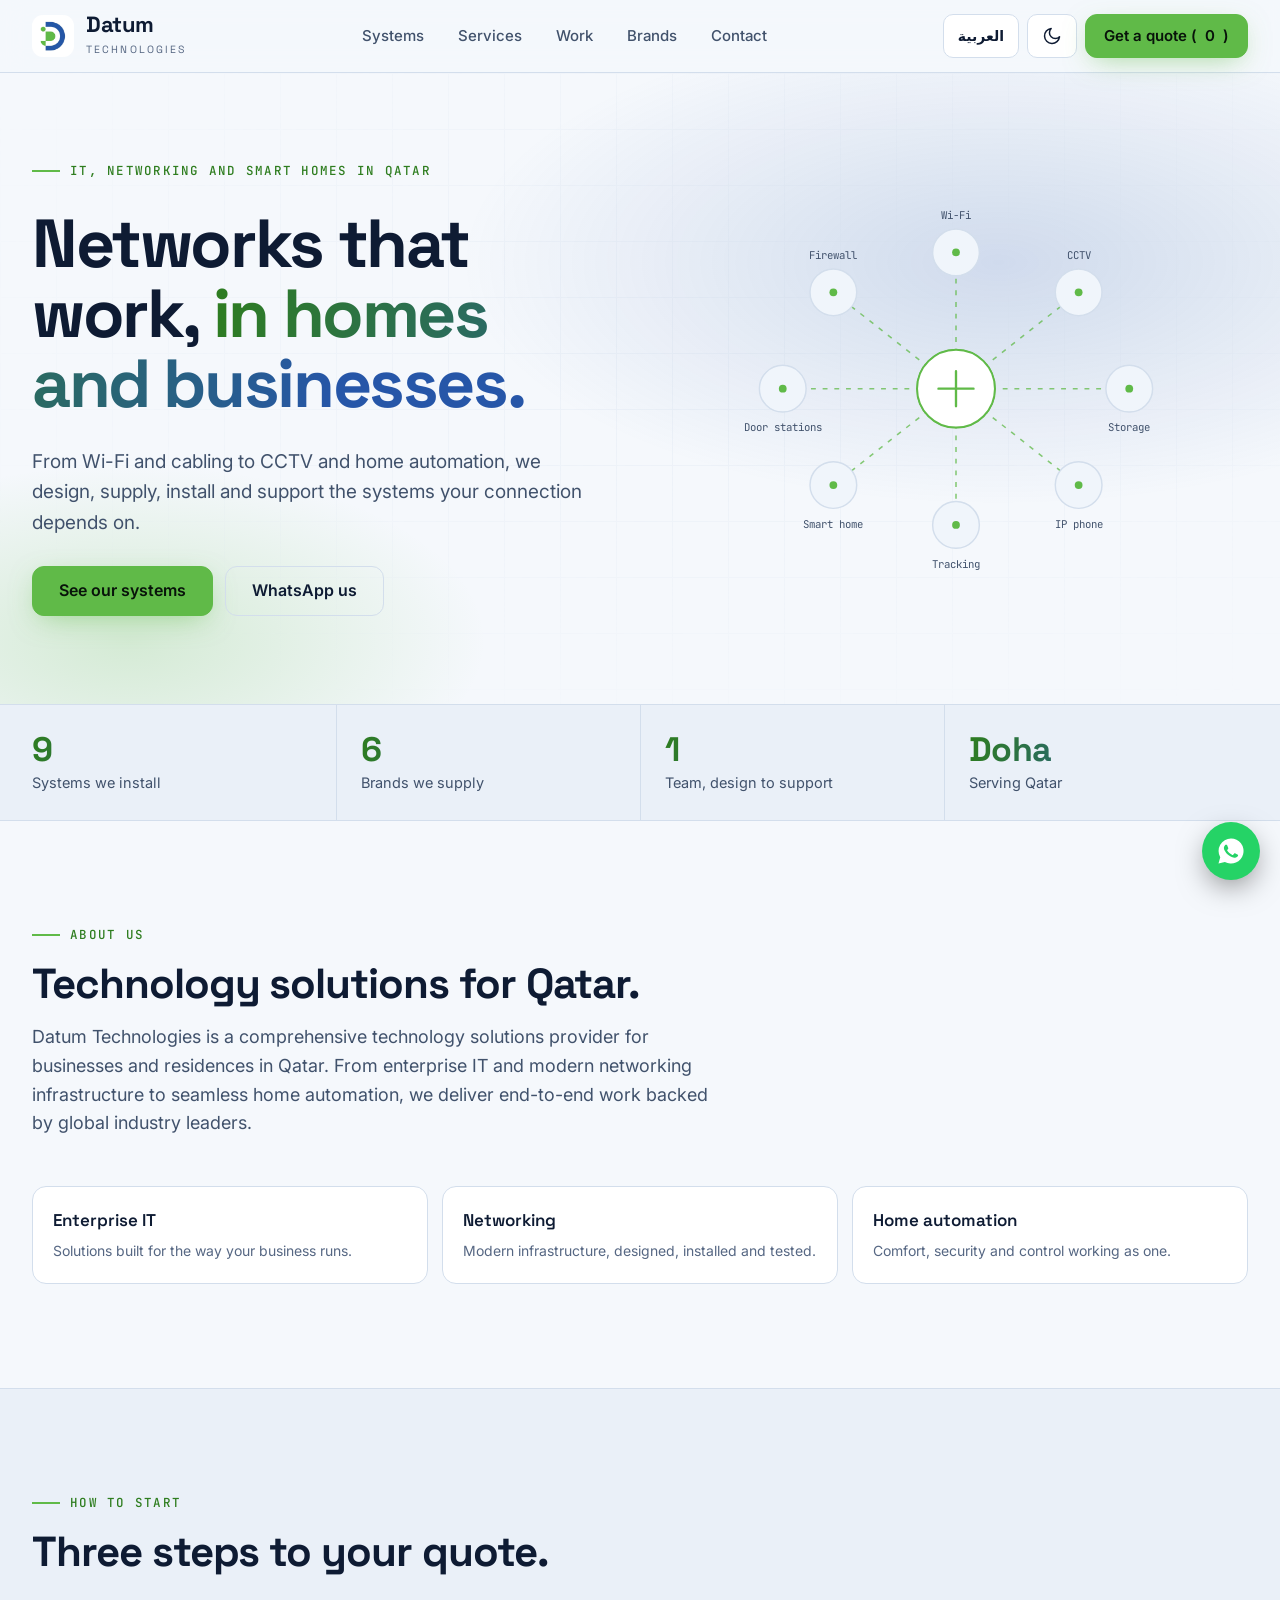
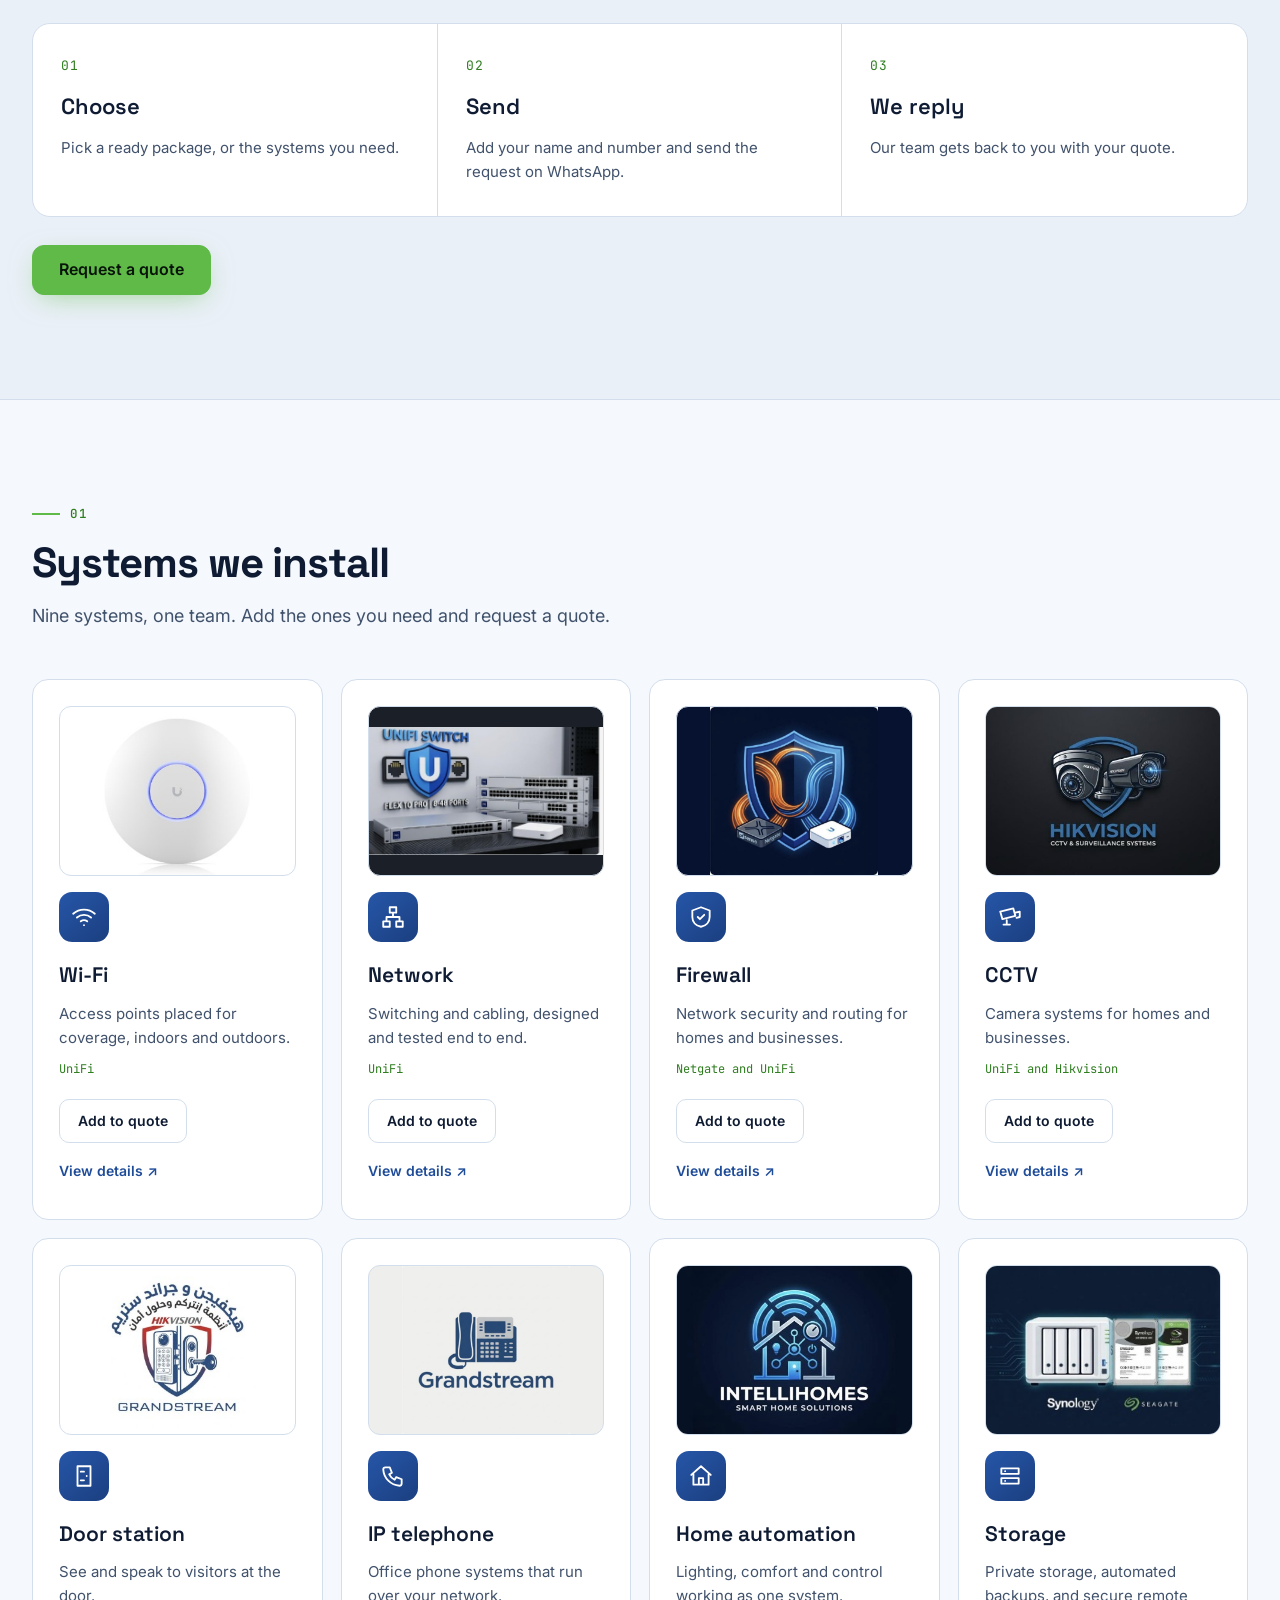
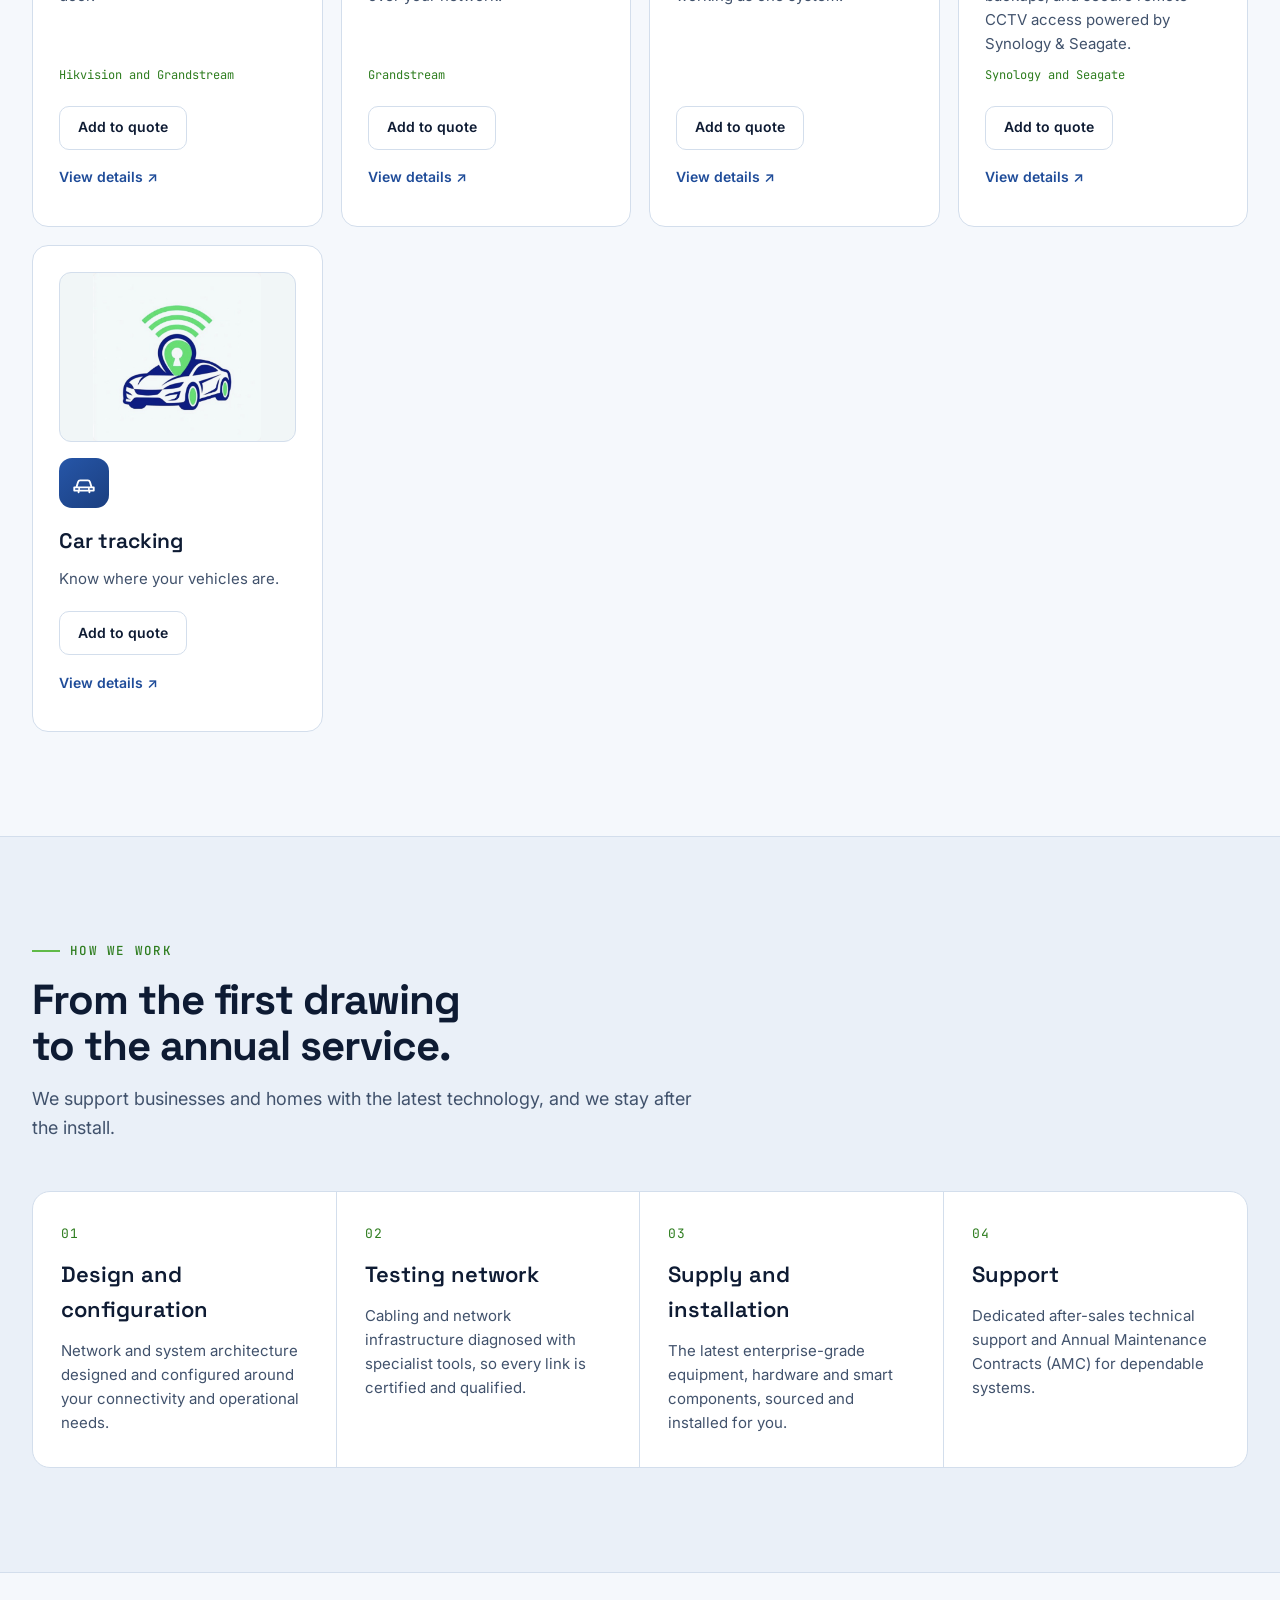
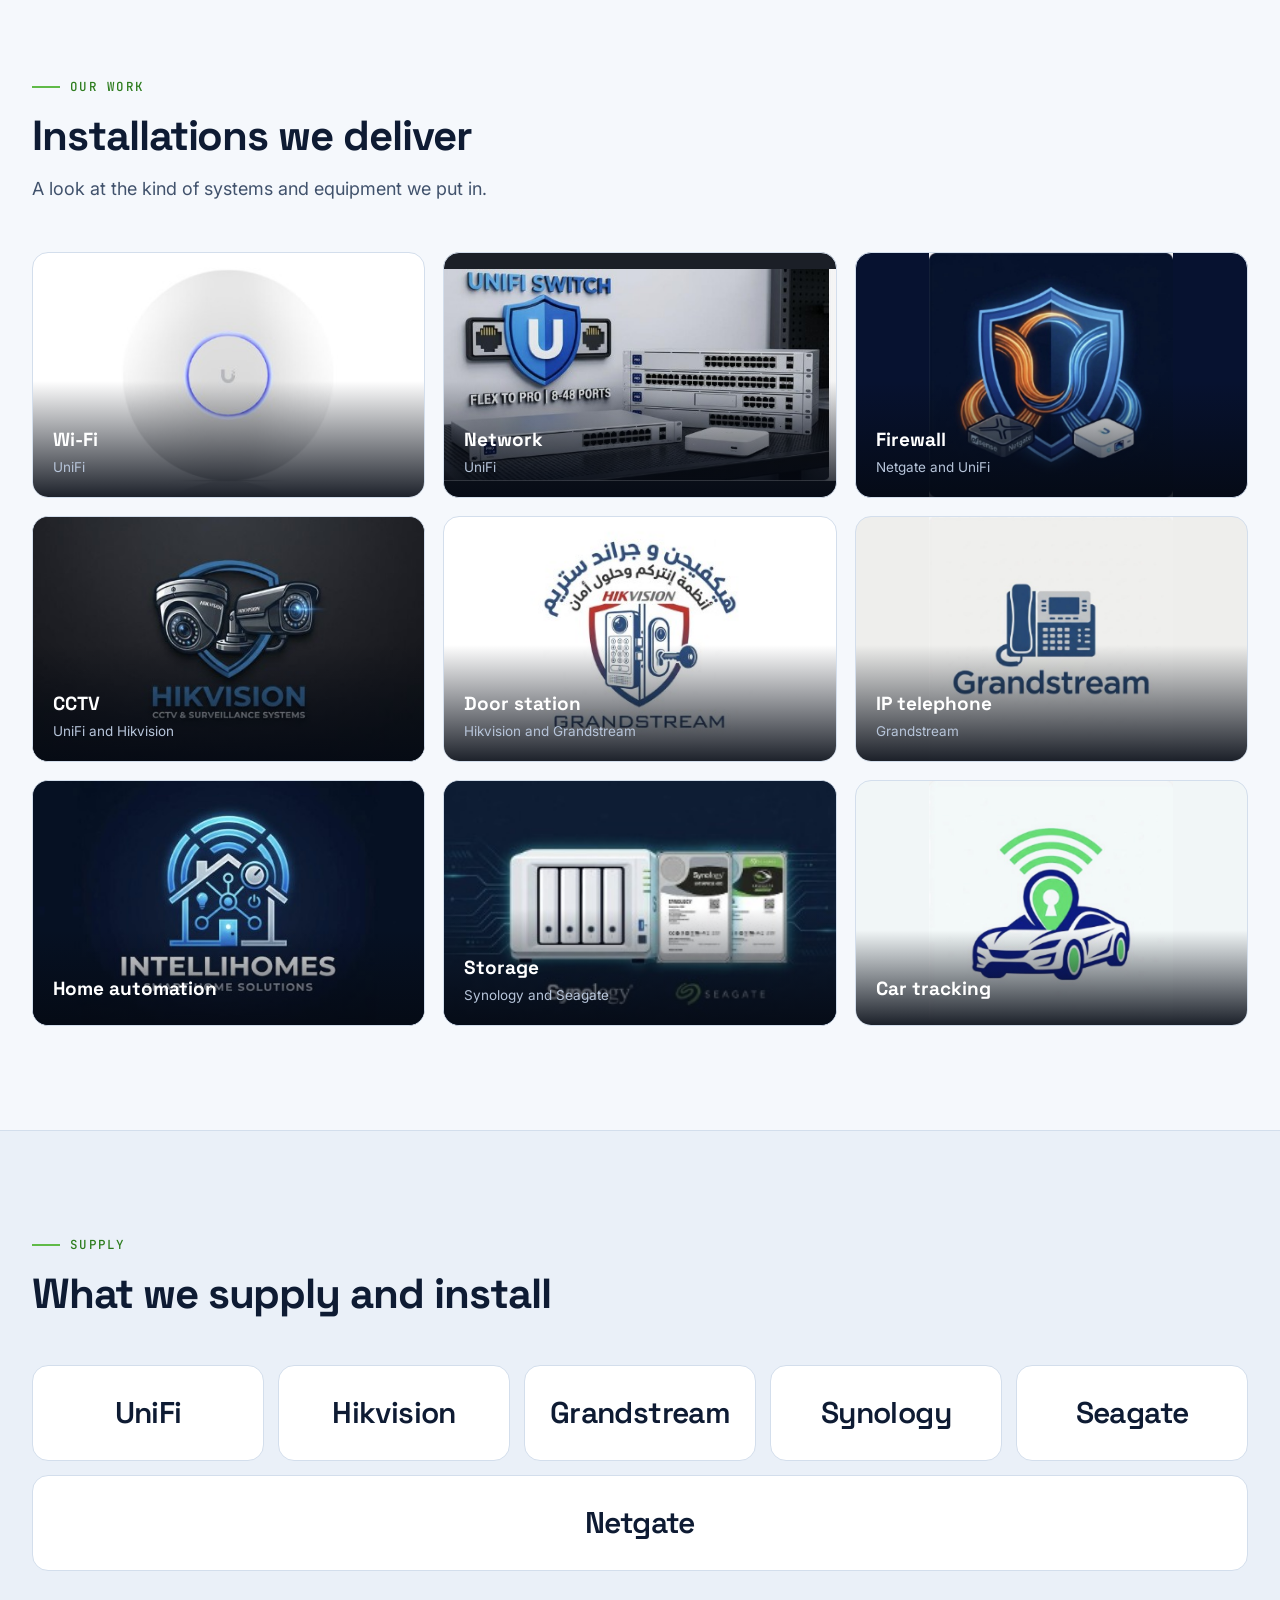
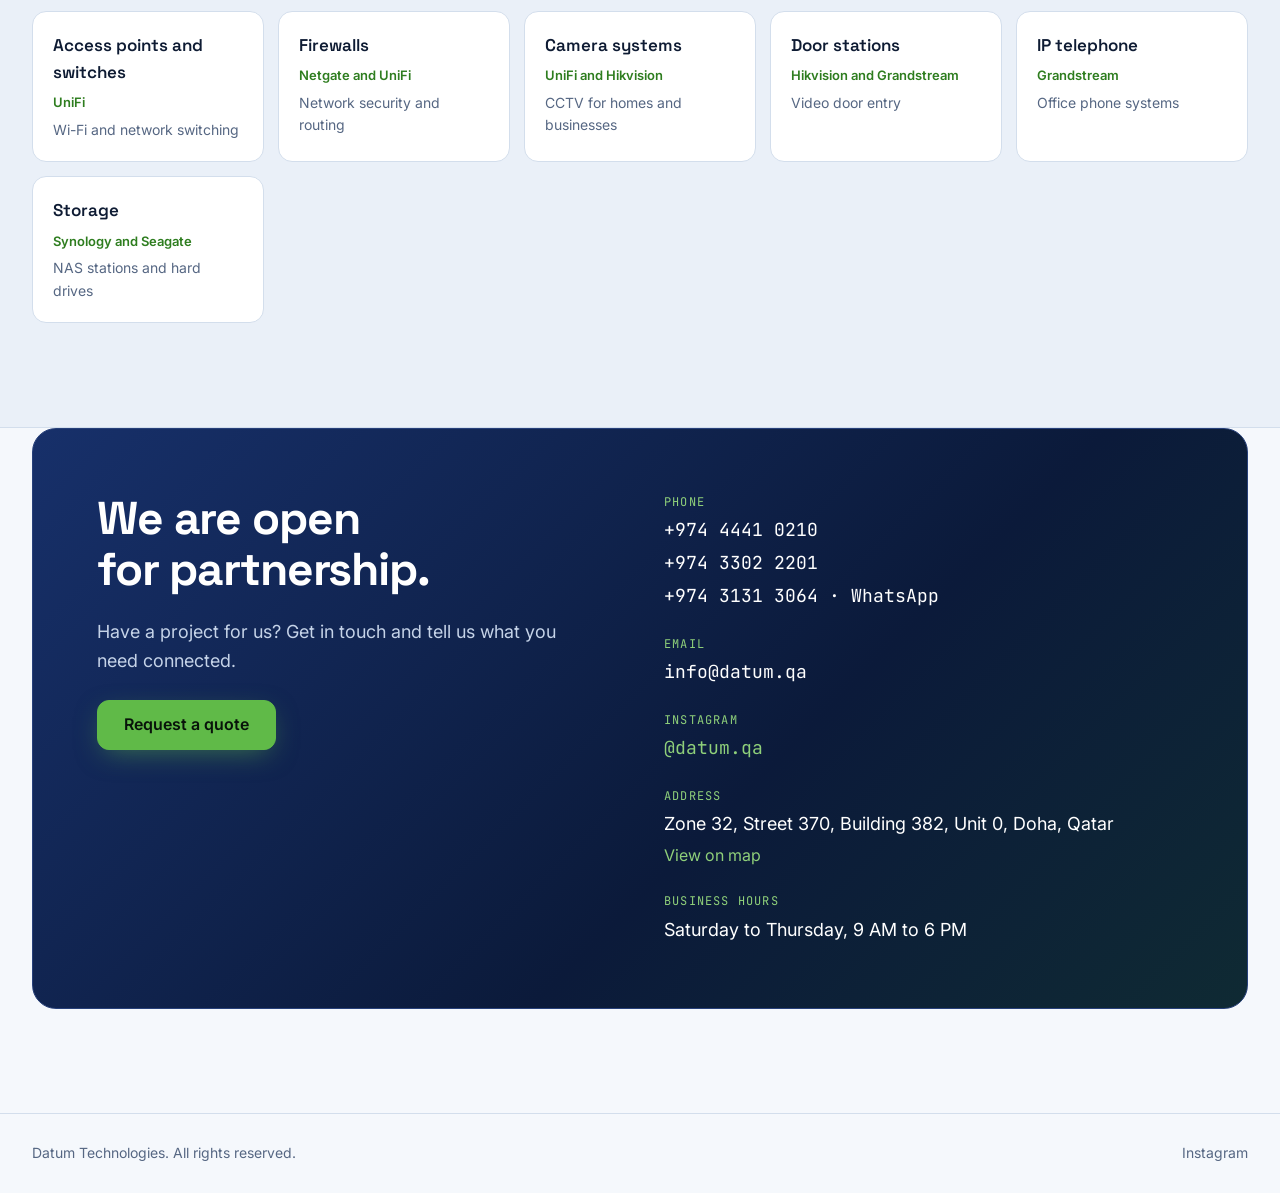
<file: index.html>
<!doctype html>
<html lang="en" dir="ltr" data-theme="dark">
<head>
<meta charset="utf-8">
<meta name="viewport" content="width=device-width, initial-scale=1">
<title>Datum Technologies | IT, Networking and Smart Homes in Qatar</title>
<meta name="description" content="Datum Technologies designs, supplies, installs and supports Wi-Fi, networks, CCTV, door stations, IP telephony, home automation and NAS in Qatar.">
<link rel="icon" href="assets/logo.png">
<link rel="apple-touch-icon" href="assets/apple-touch-icon.png">
<link rel="manifest" href="manifest.webmanifest">
<meta name="theme-color" content="#0F2249">
<link rel="canonical" href="https://mohammad-mokhtar398.github.io/datum-website/">
<meta property="og:url" content="https://mohammad-mokhtar398.github.io/datum-website/">
<meta property="og:locale" content="en_US">
<meta property="og:locale:alternate" content="ar_QA">
<meta property="og:type" content="website">
<meta property="og:site_name" content="Datum Technologies">
<meta property="og:title" content="Datum Technologies | IT, Networking and Smart Homes in Qatar">
<meta property="og:description" content="Wi-Fi, networks, CCTV, door stations, IP telephony, home automation and storage in Qatar. Designed, supplied, installed and supported.">
<meta property="og:image" content="https://mohammad-mokhtar398.github.io/datum-website/assets/og.png">
<meta property="og:image:width" content="1200">
<meta property="og:image:height" content="630">
<meta name="twitter:card" content="summary_large_image">
<meta name="twitter:image" content="https://mohammad-mokhtar398.github.io/datum-website/assets/og.png">
<link rel="preconnect" href="https://fonts.googleapis.com">
<link rel="preconnect" href="https://fonts.gstatic.com" crossorigin>
<link rel="stylesheet" href="https://fonts.googleapis.com/css2?family=IBM+Plex+Sans+Arabic:wght@400;500;600;700&family=Inter:wght@400;500;600&family=JetBrains+Mono:wght@400;500&family=Space+Grotesk:wght@500;600;700&display=swap">
<link rel="stylesheet" href="assets/style.css">
<script type="application/ld+json">{
 "@context": "https://schema.org",
 "@type": "LocalBusiness",
 "@id": "https://mohammad-mokhtar398.github.io/datum-website/#business",
 "name": "Datum Technologies",
 "url": "https://mohammad-mokhtar398.github.io/datum-website/",
 "description": "Datum Technologies designs, supplies, installs and supports Wi-Fi, networks, CCTV, door stations, IP telephony, home automation and NAS storage in Qatar.",
 "logo": "https://mohammad-mokhtar398.github.io/datum-website/assets/icon-512.png",
 "image": "https://mohammad-mokhtar398.github.io/datum-website/assets/og.png",
 "telephone": "+97444410210",
 "email": "info@datum.qa",
 "address": {
  "@type": "PostalAddress",
  "streetAddress": "Zone 32, Street 370, Building 382, Unit 0",
  "addressLocality": "Doha",
  "addressCountry": "QA"
 },
 "areaServed": {
  "@type": "Country",
  "name": "Qatar"
 },
 "sameAs": [
  "https://www.instagram.com/datum.qa/"
 ],
 "contactPoint": [
  {
   "@type": "ContactPoint",
   "telephone": "+97431313064",
   "contactType": "sales",
   "availableLanguage": [
    "English",
    "Arabic"
   ]
  }
 ]
}</script>
</head>
<body>
<div id="app"></div>
<noscript><main style="font-family:sans-serif;max-width:640px;margin:40px auto;padding:0 20px;line-height:1.6">
<h1>Datum Technologies</h1>
<p>IT, networking and smart homes in Qatar. We design, supply, install and support Wi-Fi, networks, firewalls, CCTV, door stations, IP phones, home automation, storage and car tracking.</p>
<p>Zone 32, Street 370, Building 382, Unit 0, Doha, Qatar. Phone +974 4441 0210 · WhatsApp +974 3131 3064 · info@datum.qa</p>
<ul><li><a href="system.html?id=wifi">Wi-Fi</a></li><li><a href="system.html?id=network">Network</a></li><li><a href="system.html?id=fw">Firewall</a></li><li><a href="system.html?id=cctv">CCTV</a></li><li><a href="system.html?id=door">Door stations</a></li><li><a href="system.html?id=phone">IP phone</a></li><li><a href="system.html?id=home">Home automation</a></li><li><a href="system.html?id=nas">Storage</a></li><li><a href="system.html?id=car">Car tracking</a></li></ul><p><a href="quote.html">Request a quote</a></p></main></noscript>
<script>
(function () {
  var WA = '97431313064';
  var IG = 'https://www.instagram.com/datum.qa/';
  var MAP = 'https://maps.app.goo.gl/qoNauScXGs4P1Act8';
  var IDS = ['wifi', 'network', 'fw', 'cctv', 'door', 'phone', 'home', 'nas', 'car'];

  var PHOTOS = {
    wifi: { src: 'assets/img/wifi.jpg', fit: 'contain', bg: '#ffffff' },
    network: { src: 'assets/img/network.jpg', fit: 'contain', bg: '#1b1f27' },
    cctv: { src: 'assets/img/cctv.jpg', fit: 'cover', bg: '#15161b' },
    door: { src: 'assets/img/door.jpg', fit: 'contain', bg: '#ffffff' },
    home: { src: 'assets/img/home.jpg', fit: 'cover', bg: '#061123' },
    nas: { src: 'assets/img/nas.jpg', fit: 'cover', bg: '#0d1c33' },
    phone: { src: 'assets/img/phone.jpg', fit: 'contain', bg: '#eeeeec' },
    fw: { src: 'assets/img/fw.jpg', fit: 'contain', bg: '#071230' },
    car: { src: 'assets/img/car.jpg', fit: 'contain', bg: '#f1f6f7' }
  };
  /* Add real, approved customer quotes here: {en:{q:'..',n:'Name',r:'Company'}, ar:{q:'..',n:'..',r:'..'}} */
  var TESTIMONIALS = [];

  var ICONS = {
    fw: 'M12 3l8 3v6c0 4.5-3.2 8-8 9-4.8-1-8-4.5-8-9V6z M9 12l2 2 4-4',
    wifi: 'M2 9a15 15 0 0 1 20 0 M5.5 12.5a10 10 0 0 1 13 0 M9 16a5 5 0 0 1 6 0 M12 19.5h.01',
    network: 'M9 3h6v5H9z M3 16h6v5H3z M15 16h6v5h-6z M12 8v4 M6 16v-4h12v4',
    cctv: 'M3 7l12-3 2 7-12 3z M17 8l4-1v5l-3 .8 M9 15v4 M6 19h6',
    door: 'M6 3h12v18H6z M14.5 12h.01 M9 8h3 M9 16h3',
    phone: 'M5 4h4l2 5-2.5 1.5a11 11 0 0 0 5 5L15 13l5 2v4a2 2 0 0 1-2 2A16 16 0 0 1 3 6a2 2 0 0 1 2-2z',
    home: 'M3 11l9-8 9 8 M5 10v10h14V10 M10 20v-6h4v6',
    nas: 'M4 5h16v5H4z M4 14h16v5H4z M7.5 7.5h.01 M7.5 16.5h.01',
    car: 'M5 16l1.5-5a2 2 0 0 1 1.9-1.4h7.2a2 2 0 0 1 1.9 1.4L19 16 M3 16h18v3H3z M7 19v1.5 M17 19v1.5 M7.5 17.5h.01 M16.5 17.5h.01'
  };
  function svg(id) { return '<svg viewBox="0 0 24 24" aria-hidden="true"><path d="' + ICONS[id] + '"/></svg>'; }

  var T = {
    en: {
      dir: 'ltr', other: 'العربية',
      short: ['Wi-Fi', 'Network', 'Firewall', 'CCTV', 'Door stations', 'IP phone', 'Smart home', 'Storage', 'Tracking'],
      navSystems: 'Systems', navServices: 'Services', navWork: 'Work', navBrands: 'Brands', navContact: 'Contact', navQuote: 'Get a quote',
      eyebrow: 'IT, networking and smart homes in Qatar',
      h1a: 'Networks that work,', h1b: 'in homes and businesses.',
      lead: 'From Wi-Fi and cabling to CCTV and home automation, we design, supply, install and support the systems your connection depends on.',
      btnSystems: 'See our systems', btnWa: 'WhatsApp us',
      f1: ['9', 'Systems we install'], f2: ['6', 'Brands we supply'], f3: ['1', 'Team, design to support'], f4: ['Doha', 'Serving Qatar'],
      sysH: 'Systems we install', sysP: 'Nine systems, one team. Add the ones you need and request a quote.',
      add: 'Add to quote', added: 'In your quote · View', details: 'View details',
      sys: [
        ['Wi-Fi', 'Access points placed for coverage, indoors and outdoors.', 'UniFi'],
        ['Network', 'Switching and cabling, designed and tested end to end.', 'UniFi'],
        ['Firewall', 'Network security and routing for homes and businesses.', 'Netgate and UniFi'],
        ['CCTV', 'Camera systems for homes and businesses.', 'UniFi and Hikvision'],
        ['Door station', 'See and speak to visitors at the door.', 'Hikvision and Grandstream'],
        ['IP telephone', 'Office phone systems that run over your network.', 'Grandstream'],
        ['Home automation', 'Lighting, comfort and control working as one system.', ''],
        ['Storage', 'Private storage, automated backups, and secure remote CCTV access powered by Synology & Seagate.', 'Synology and Seagate'],
        ['Car tracking', 'Know where your vehicles are.', '']
      ],
      aboutEy: 'About us', aboutH: 'Technology solutions for Qatar.',
      aboutP: 'Datum Technologies is a comprehensive technology solutions provider for businesses and residences in Qatar. From enterprise IT and modern networking infrastructure to seamless home automation, we deliver end-to-end work backed by global industry leaders.',
      about: [['Enterprise IT', 'Solutions built for the way your business runs.'], ['Networking', 'Modern infrastructure, designed, installed and tested.'], ['Home automation', 'Comfort, security and control working as one.']],
      startEy: 'How to start', startH: 'Three steps to your quote.',
      start: [['Choose', 'Pick a ready package, or the systems you need.'], ['Send', 'Add your name and number and send the request on WhatsApp.'], ['We reply', 'Our team gets back to you with your quote.']],
      startBtn: 'Request a quote',
      servEy: 'How we work', servH: 'From the first drawing to the annual service.',
      servP: 'We support businesses and homes with the latest technology, and we stay after the install.',
      services: [
        ['Design and configuration', 'Network and system architecture designed and configured around your connectivity and operational needs.'],
        ['Testing network', 'Cabling and network infrastructure diagnosed with specialist tools, so every link is certified and qualified.'],
        ['Supply and installation', 'The latest enterprise-grade equipment, hardware and smart components, sourced and installed for you.'],
        ['Support', 'Dedicated after-sales technical support and Annual Maintenance Contracts (AMC) for dependable systems.']
      ],
      workEy: 'Our work', workH: 'Installations we deliver', workP: 'A look at the kind of systems and equipment we put in.',
      supplyEy: 'Supply', supplyH: 'What we supply and install',
      supply: [
        ['Access points and switches', 'UniFi', 'Wi-Fi and network switching'],
        ['Firewalls', 'Netgate and UniFi', 'Network security and routing'],
        ['Camera systems', 'UniFi and Hikvision', 'CCTV for homes and businesses'],
        ['Door stations', 'Hikvision and Grandstream', 'Video door entry'],
        ['IP telephone', 'Grandstream', 'Office phone systems'],
        ['Storage', 'Synology and Seagate', 'NAS stations and hard drives']
      ],
      brandsLabel: 'Brands we supply',
      tmEy: 'Clients', tmH: 'What our clients say',
      quoteEy: 'Quote', quoteH: 'Your quote request',
      quoteP: 'Add the systems you need above, enter your details, and send the request to us on WhatsApp.',
      none: 'No systems selected yet. Use Add to quote on the systems above.',
      remove: 'Remove',
      lblName: 'Name', lblPhone: 'Phone number', lblEmail: 'Email (optional)', lblNote: 'Project details (optional)',
      send: 'Send on WhatsApp',
      missing: 'To send, choose at least one system and enter your name and phone number.',
      waNote: 'WhatsApp opens with your request filled in. Press send there to deliver it to us.',
      contactH: 'We are open for partnership.',
      contactP: 'Have a project for us? Get in touch and tell us what you need connected.',
      contactBtn: 'Request a quote',
      lblPhones: 'Phone', lblMail: 'Email', lblInsta: 'Instagram', lblAddr: 'Address', lblHours: 'Business hours',
      address: 'Zone 32, Street 370, Building 382, Unit 0, Doha, Qatar', map: 'View on map',
      hoursLong: 'Saturday to Thursday, 9 AM to 6 PM',
      skip: 'Skip to content', rights: 'Datum Technologies. All rights reserved.',
      theme: 'Switch between dark and light mode', waLabel: 'Chat on WhatsApp',
      wHello: 'Hello Datum, I would like a quote.', wName: 'Name', wPhone: 'Phone', wEmail: 'Email', wSystems: 'Systems', wDetails: 'Details', wFrom: 'Sent from the Datum website',
      wGeneric: 'Hello Datum, I would like a quote'
    },
    ar: {
      dir: 'rtl', other: 'English',
      short: ['الواي فاي', 'الشبكات', 'الجدار الناري', 'الكاميرات', 'محطات الأبواب', 'هاتف IP', 'المنزل الذكي', 'التخزين', 'التتبع'],
      navSystems: 'الأنظمة', navServices: 'الخدمات', navWork: 'أعمالنا', navBrands: 'العلامات التجارية', navContact: 'تواصل معنا', navQuote: 'اطلب عرض سعر',
      eyebrow: 'تقنية المعلومات والشبكات والمنازل الذكية في قطر',
      h1a: 'شبكات تعمل بكفاءة،', h1b: 'في المنازل والشركات.',
      lead: 'من الواي فاي والكابلات إلى الكاميرات وأتمتة المنازل، نصمم ونورّد ونركّب وندعم الأنظمة التي يعتمد عليها اتصالك.',
      btnSystems: 'اطلع على أنظمتنا', btnWa: 'واتساب',
      f1: ['9', 'أنظمة نركّبها'], f2: ['6', 'علامات تجارية نوفرها'], f3: ['1', 'فريق من التصميم إلى الدعم'], f4: ['الدوحة', 'نخدم قطر'],
      sysH: 'الأنظمة التي نركّبها', sysP: 'تسعة أنظمة وفريق واحد. أضف ما تحتاجه إلى طلب عرض السعر.',
      add: 'أضف إلى الطلب', added: 'ضمن طلبك · عرض', details: 'عرض التفاصيل',
      sys: [
        ['الواي فاي', 'نقاط وصول موزعة لتغطية كاملة، داخل المباني وخارجها.', 'UniFi'],
        ['الشبكات', 'سويتشات وكابلات، مصممة ومختبرة من البداية للنهاية.', 'UniFi'],
        ['الجدار الناري', 'حماية الشبكة والتوجيه للمنازل والشركات.', 'Netgate وUniFi'],
        ['كاميرات المراقبة', 'أنظمة كاميرات للمنازل والشركات.', 'UniFi وHikvision'],
        ['محطة الباب', 'شاهد زوارك وتحدث معهم عند الباب.', 'Hikvision وGrandstream'],
        ['الهاتف عبر IP', 'أنظمة هاتف للمكاتب تعمل عبر شبكتك.', 'Grandstream'],
        ['أتمتة المنازل', 'الإضاءة والراحة والتحكم في نظام واحد.', ''],
        ['التخزين', 'تخزين خاص ونسخ احتياطي تلقائي ووصول آمن عن بعد لكاميرات المراقبة، بأجهزة Synology وSeagate.', 'Synology وSeagate'],
        ['تتبع السيارات', 'اعرف أين مركباتك.', '']
      ],
      aboutEy: 'من نحن', aboutH: 'حلول تقنية متكاملة في قطر.',
      aboutP: 'داتوم تكنولوجيز مزوّد حلول تقنية متكاملة للشركات والمنازل في قطر. من حلول تقنية المعلومات للمؤسسات والبنية التحتية الحديثة للشبكات إلى أتمتة المنازل، نقدّم عملًا متكاملًا من البداية للنهاية بدعم من كبرى العلامات العالمية.',
      about: [['تقنية المعلومات للمؤسسات', 'حلول مبنية على طريقة عمل شركتك.'], ['الشبكات', 'بنية تحتية حديثة، نصممها ونركّبها ونختبرها.'], ['أتمتة المنازل', 'راحة وأمان وتحكم في نظام واحد.']],
      startEy: 'كيف تبدأ', startH: 'ثلاث خطوات حتى عرض السعر.',
      start: [['اختر', 'اختر باقة جاهزة، أو الأنظمة التي تحتاجها.'], ['أرسل', 'اكتب اسمك ورقمك وأرسل الطلب عبر واتساب.'], ['نرد عليك', 'يتواصل معك فريقنا ومعه عرض السعر.']],
      startBtn: 'اطلب عرض سعر',
      servEy: 'كيف نعمل', servH: 'من أول مخطط إلى الصيانة السنوية.',
      servP: 'ندعم الشركات والمنازل بأحدث التقنيات، ونبقى معك بعد التركيب.',
      services: [
        ['التصميم والإعداد', 'هيكلة الشبكة والأنظمة وإعدادها بما يناسب احتياجات الاتصال والتشغيل لديك.'],
        ['اختبار الشبكة', 'فحص الكابلات والبنية التحتية للشبكة بأدوات متخصصة لاعتماد كل وصلة والتأكد من جودتها.'],
        ['التوريد والتركيب', 'توريد وتركيب أحدث المعدات والأجهزة والمكونات الذكية بمستوى احترافي.'],
        ['الدعم', 'دعم فني بعد البيع وعقود صيانة سنوية (AMC) لضمان استقرار أنظمتك.']
      ],
      workEy: 'أعمالنا', workH: 'تركيبات ننفذها', workP: 'نظرة على أنواع الأنظمة والمعدات التي نركّبها.',
      supplyEy: 'التوريد', supplyH: 'ما نوفره ونركّبه',
      supply: [
        ['نقاط الوصول والسويتشات', 'UniFi', 'واي فاي وتبديل الشبكة'],
        ['الجدران النارية', 'Netgate + UniFi', 'حماية الشبكة والتوجيه'],
        ['أنظمة الكاميرات', 'UniFi + Hikvision', 'مراقبة للمنازل والشركات'],
        ['محطات الأبواب', 'Hikvision + Grandstream', 'اتصال مرئي عند الباب'],
        ['الهاتف عبر IP', 'Grandstream', 'أنظمة هاتف للمكاتب'],
        ['التخزين', 'Synology + Seagate', 'أجهزة NAS وأقراص تخزين']
      ],
      brandsLabel: 'العلامات التجارية التي نوفرها',
      tmEy: 'العملاء', tmH: 'ماذا يقول عملاؤنا',
      quoteEy: 'عرض سعر', quoteH: 'طلب عرض السعر',
      quoteP: 'أضف الأنظمة التي تحتاجها من القائمة أعلاه، واكتب بياناتك، ثم أرسل الطلب إلينا عبر واتساب.',
      none: 'لم تختر أي نظام بعد. استخدم زر أضف إلى الطلب في الأنظمة أعلاه.',
      remove: 'إزالة',
      lblName: 'الاسم', lblPhone: 'رقم الهاتف', lblEmail: 'البريد الإلكتروني (اختياري)', lblNote: 'تفاصيل المشروع (اختياري)',
      send: 'إرسال عبر واتساب',
      missing: 'للإرسال، اختر نظامًا واحدًا على الأقل واكتب اسمك ورقم هاتفك.',
      waNote: 'سيفتح واتساب وفيه طلبك مكتوبًا. اضغط إرسال هناك ليصلنا.',
      contactH: 'نرحب بالشراكة.',
      contactP: 'لديك مشروع؟ تواصل معنا وأخبرنا ما الذي تريد ربطه.',
      contactBtn: 'اطلب عرض سعر',
      lblPhones: 'الهاتف', lblMail: 'البريد الإلكتروني', lblInsta: 'إنستجرام', lblAddr: 'العنوان', lblHours: 'ساعات العمل',
      address: 'المنطقة 32، شارع 370، مبنى 382، وحدة 0، الدوحة، قطر', map: 'عرض على الخريطة',
      hoursLong: 'من السبت إلى الخميس، 9 صباحًا حتى 6 مساءً',
      skip: 'تخطَّ إلى المحتوى', rights: 'داتوم تكنولوجيز. جميع الحقوق محفوظة.',
      theme: 'التبديل بين الوضع الداكن والفاتح', waLabel: 'تواصل عبر واتساب',
      wHello: 'مرحبًا داتوم، أرغب في الحصول على عرض سعر.', wName: 'الاسم', wPhone: 'الهاتف', wEmail: 'البريد الإلكتروني', wSystems: 'الأنظمة المطلوبة', wDetails: 'التفاصيل', wFrom: 'أُرسل من موقع داتوم',
      wGeneric: 'مرحبًا داتوم، أرغب في الحصول على عرض سعر'
    }
  };

  function readTheme() {
    try { var s = localStorage.getItem('datum-theme'); if (s === 'light' || s === 'dark') return s; } catch (e) {}
    return 'light';
  }
  function readLang() {
    try { var s = localStorage.getItem('datum-lang'); if (s === 'ar' || s === 'en') return s; } catch (e) {}
    return (navigator.language || '').toLowerCase().indexOf('ar') === 0 ? 'ar' : 'en';
  }
  function loadSel() {
    try { var a = JSON.parse(localStorage.getItem('datum-quote') || '[]'); return Array.isArray(a) ? a.filter(function (x) { return IDS.indexOf(x) >= 0; }) : []; } catch (e) { return []; }
  }
  var state = { lang: readLang(), theme: readTheme(), sel: loadSel() };
  var app = document.getElementById('app');

  function esc(s) { return String(s).replace(/&/g, '&amp;').replace(/</g, '&lt;').replace(/>/g, '&gt;').replace(/"/g, '&quot;'); }
  function waLink(text) { return 'https://wa.me/' + WA + '?text=' + encodeURIComponent(text); }

  function topology(L) {
    var order = [0, 3, 7, 5, 8, 6, 4, 2], lines = '', nodes = '';
    order.forEach(function (idx, n) {
      var ang = (-90 + n * 45) * Math.PI / 180;
      var x = Math.round(240 + 178 * Math.cos(ang)), y = Math.round(200 + 140 * Math.sin(ang));
      lines += '<line class="ln" x1="240" y1="200" x2="' + x + '" y2="' + y + '"/>';
      nodes += '<g><circle class="nd" cx="' + x + '" cy="' + y + '" r="24"/><circle class="dot" cx="' + x + '" cy="' + y + '" r="4"/>' +
        '<text x="' + x + '" y="' + (y + (y > 190 ? 44 : -34)) + '">' + esc(L.short[idx]) + '</text></g>';
    });
    return '<svg class="topo" viewBox="-60 0 600 400" role="img" aria-label="Network diagram"><circle class="pulse" cx="240" cy="200" r="40"/>' +
      lines + '<circle class="core" cx="240" cy="200" r="40"/><path d="M222 200h36M240 182v36" stroke="#60BA48" stroke-width="2.4" stroke-linecap="round"/>' + nodes + '</svg>';
  }

  function tpl(L) {
    var cards = L.sys.map(function (s, i) {
      var href = 'system.html?id=' + IDS[i] + '&lang=' + state.lang;
      var ph = PHOTOS[IDS[i]];
      var thumb = ph ? '<a class="thumb" tabindex="-1" aria-hidden="true" href="' + href + '" target="_blank" rel="noopener" style="background:' + ph.bg + '"><img src="' + ph.src + '" alt="" loading="lazy" style="object-fit:' + ph.fit + '"></a>' : '';
      return '<div class="card rv">' + thumb + '<div class="ico">' + svg(IDS[i]) + '</div><h3><a href="' + href + '" target="_blank" rel="noopener">' + esc(s[0]) + '</a></h3><span class="d">' + esc(s[1]) + '</span>' +
        (s[2] ? '<span class="b">' + esc(s[2]) + '</span>' : '') +
        '<div class="acts"><button type="button" class="addbtn" id="b-' + IDS[i] + '" data-id="' + IDS[i] + '"></button>' +
        '<a class="more" href="' + href + '" target="_blank" rel="noopener">' + esc(L.details) + ' ↗</a></div></div>';
    }).join('');
    var steps = L.services.map(function (s, i) {
      return '<div class="step"><span class="no">0' + (i + 1) + '</span><h3>' + esc(s[0]) + '</h3><p>' + esc(s[1]) + '</p></div>';
    }).join('');
    var shots = IDS.filter(function (id) { return PHOTOS[id]; }).map(function (id) {
      var ph = PHOTOS[id], i = IDS.indexOf(id), name = L.sys[i][0];
      return '<a class="shot rv" href="system.html?id=' + id + '&lang=' + state.lang + '" target="_blank" rel="noopener" style="background:' + ph.bg + '"><img src="' + ph.src + '" alt="' + esc(name) + '" loading="lazy" style="object-fit:' + ph.fit + '"><div class="cap"><b>' + esc(name) + '</b><span>' + esc(L.sys[i][2] || '') + '</span></div></a>';
    }).join('');
    var tiles = L.supply.map(function (s) {
      return '<div class="tile"><b>' + esc(s[0]) + '</b><span class="br" dir="ltr" style="text-align:start">' + esc(s[1]) + '</span><span>' + esc(s[2]) + '</span></div>';
    }).join('');
    var brands = ['UniFi', 'Hikvision', 'Grandstream', 'Synology', 'Seagate', 'Netgate'].map(function (b) {
      return '<a class="brand-pill rv" href="#supply" dir="ltr">' + b + '</a>';
    }).join('');
    var tm = '';
    if (TESTIMONIALS.length) {
      tm = '<section class="sec"><div class="wrap"><div class="head"><span class="eyebrow">' + esc(L.tmEy) + '</span><h2>' + esc(L.tmH) + '</h2></div><div class="tm">' +
        TESTIMONIALS.map(function (t) {
          var x = t[state.lang] || t.en;
          return '<figure class="rv"><blockquote>' + esc(x.q) + '</blockquote><figcaption><b>' + esc(x.n) + '</b>' + esc(x.r || '') + '</figcaption></figure>';
        }).join('') + '</div></div></section>';
    }
    var gen = waLink(L.wGeneric);
    var fct = [L.f1, L.f2, L.f3, L.f4].map(function (f) { return '<div class="fact"><b class="grad">' + esc(f[0]) + '</b><span>' + esc(f[1]) + '</span></div>'; }).join('');

    return '' +
      '<a class="skip" href="#main">' + esc(L.skip) + '</a>' +
      '<header><div class="wrap bar"><a href="#top" class="brand" dir="ltr"><span class="lg"><img src="assets/logo.png" alt=""></span><span><b>Datum</b><small>Technologies</small></span></a>' +
      '<nav><a class="l" href="#systems">' + esc(L.navSystems) + '</a><a class="l" href="#services">' + esc(L.navServices) + '</a><a class="l" href="#work">' + esc(L.navWork) + '</a><a class="l" href="#brands">' + esc(L.navBrands) + '</a><a class="l" href="#contact">' + esc(L.navContact) + '</a></nav>' +
      '<div class="tools"><button type="button" class="ib" id="langBtn">' + esc(L.other) + '</button>' +
      '<button type="button" class="ib" id="themeBtn" aria-label="' + esc(L.theme) + '"><svg class="ic-sun" viewBox="0 0 24 24"><circle cx="12" cy="12" r="4"/><path d="M12 2v2M12 20v2M4.9 4.9l1.4 1.4M17.7 17.7l1.4 1.4M2 12h2M20 12h2M4.9 19.1l1.4-1.4M17.7 6.3l1.4-1.4"/></svg><svg class="ic-moon" viewBox="0 0 24 24"><path d="M21 13A9 9 0 1 1 11 3a7 7 0 0 0 10 10z"/></svg></button>' +
      '<a class="btn fill sm" href="quote.html">' + esc(L.navQuote) + ' (<span data-nav-count>0</span>)</a></div></div></header>' +

      '<main id="main" tabindex="-1"><section id="top" class="hero"><div class="wrap"><div class="stack">' +
      '<span class="eyebrow">' + esc(L.eyebrow) + '</span><h1>' + esc(L.h1a) + ' <span class="grad">' + esc(L.h1b) + '</span></h1><p class="lead">' + esc(L.lead) + '</p>' +
      '<div class="row"><a class="btn fill" href="#systems">' + esc(L.btnSystems) + '</a><a class="btn" href="' + gen + '" target="_blank" rel="noopener">' + esc(L.btnWa) + '</a></div></div>' +
      '<div>' + topology(L) + '</div></div></section>' +

      '<section class="facts"><div class="wrap">' + fct + '</div></section>' +
      '<section id="about" class="sec"><div class="wrap"><div class="head rv"><span class="eyebrow">' + esc(L.aboutEy) + '</span><h2>' + esc(L.aboutH) + '</h2><p>' + esc(L.aboutP) + '</p></div><div class="tiles rv">' + L.about.map(function (a) { return '<div class="tile"><b>' + esc(a[0]) + '</b><span>' + esc(a[1]) + '</span></div>'; }).join('') + '</div></div></section>' +

      '<section id="start" class="sec alt"><div class="wrap"><div class="head rv"><span class="eyebrow">' + esc(L.startEy) + '</span><h2>' + esc(L.startH) + '</h2></div><div class="steps rv" style="grid-template-columns:repeat(auto-fit,minmax(220px,1fr))">' + L.start.map(function (s, i) { return '<div class="step"><span class="no">0' + (i + 1) + '</span><h3>' + esc(s[0]) + '</h3><p>' + esc(s[1]) + '</p></div>'; }).join('') + '</div><div class="rv" style="margin-top:28px"><a class="btn fill" href="quote.html">' + esc(L.startBtn) + '</a></div></div></section>' +
      '<section id="systems" class="sec"><div class="wrap"><div class="head rv"><span class="eyebrow">01</span><h2>' + esc(L.sysH) + '</h2><p>' + esc(L.sysP) + '</p></div><div class="cards">' + cards + '</div></div></section>' +

      '<section id="services" class="sec alt"><div class="wrap"><div class="head rv"><span class="eyebrow">' + esc(L.servEy) + '</span><h2>' + esc(L.servH) + '</h2><p>' + esc(L.servP) + '</p></div><div class="steps rv">' + steps + '</div></div></section>' +

      '<section id="work" class="sec"><div class="wrap"><div class="head rv"><span class="eyebrow">' + esc(L.workEy) + '</span><h2>' + esc(L.workH) + '</h2><p>' + esc(L.workP) + '</p></div><div class="gal">' + shots + '</div></div></section>' +

      tm +

      '<section id="supply" class="sec alt"><div class="wrap"><div class="head rv"><span class="eyebrow">' + esc(L.supplyEy) + '</span><h2>' + esc(L.supplyH) + '</h2></div>' +
      '<div id="brands" class="brands">' + brands + '</div><div class="tiles">' + tiles + '</div></div></section>' +

      '<section id="contact" class="wrap"><div class="contact rv"><div><h2>' + esc(L.contactH) + '</h2><p>' + esc(L.contactP) + '</p>' +
      '<div><a class="btn fill" href="quote.html">' + esc(L.contactBtn) + '</a></div></div>' +
      '<div><div class="g"><span class="lb">' + esc(L.lblPhones) + '</span>' +
      '<span class="mono v" dir="ltr" style="text-align:start">+974 4441 0210</span>' +
      '<span class="mono v" dir="ltr" style="text-align:start">+974 3302 2201</span>' +
      '<span class="mono v" dir="ltr" style="text-align:start">+974 3131 3064 · WhatsApp</span></div>' +
      '<div class="g"><span class="lb">' + esc(L.lblMail) + '</span><span class="mono v" dir="ltr" style="text-align:start">info@datum.qa</span></div>' +
      '<div class="g"><span class="lb">' + esc(L.lblInsta) + '</span><a class="l mono v" href="' + IG + '" target="_blank" rel="noopener" dir="ltr" style="text-align:start">@datum.qa</a></div>' +
      '<div class="g"><span class="lb">' + esc(L.lblAddr) + '</span><span class="v">' + esc(L.address) + '</span><a class="l" href="' + MAP + '" target="_blank" rel="noopener">' + esc(L.map) + '</a></div>' +
      '<div class="g"><span class="lb">' + esc(L.lblHours) + '</span><span class="v">' + esc(L.hoursLong) + '</span></div></div></div></section></main>' +

      '<footer><div class="wrap"><span>' + esc(L.rights) + '</span><span><a href="' + IG + '" target="_blank" rel="noopener">Instagram</a></span></div></footer>' +
      '<a class="sbar" href="quote.html">' + esc(L.navQuote) + ' (<span data-nav-count>0</span>)</a>' +
      '<a class="wa" href="' + gen + '" target="_blank" rel="noopener" aria-label="' + esc(L.waLabel) + '"><svg viewBox="0 0 24 24"><path d="M12 2a10 10 0 0 0-8.6 15L2 22l5.1-1.3A10 10 0 1 0 12 2zm5.2 14.1c-.2.6-1.3 1.2-1.8 1.2-.5.1-1 .2-3.3-.7-2.8-1.2-4.6-4-4.7-4.2-.1-.2-1.1-1.5-1.1-2.8s.7-2 .9-2.3c.2-.3.5-.3.7-.3h.5c.2 0 .4 0 .6.5l.8 2c.1.2.1.4 0 .5l-.3.5-.4.4c-.1.2-.3.3-.1.6.2.3.8 1.3 1.7 2.1 1.2 1 2.1 1.3 2.4 1.5.3.1.5.1.6-.1l.9-1.1c.2-.3.4-.2.6-.1l1.9.9c.3.1.5.2.5.3.1.2.1.8-.1 1.4z"/></svg></a>';
  }

  function chosen(L) {
    var out = [];
    IDS.forEach(function (id, i) { if (state.sel.indexOf(id) >= 0) out.push({ id: id, name: L.sys[i][0] }); });
    return out;
  }

  function update() {
    var L = T[state.lang];
    var ch = chosen(L);
    var counts = document.querySelectorAll('[data-nav-count]');
    for (var k = 0; k < counts.length; k++) counts[k].textContent = ch.length;
    IDS.forEach(function (id) {
      var b = document.getElementById('b-' + id);
      if (!b) return;
      var on = state.sel.indexOf(id) >= 0;
      b.textContent = on ? L.added : L.add;
      b.className = 'addbtn' + (on ? ' on' : '');
    });
  }

  function addAndGo(id) {
    if (state.sel.indexOf(id) < 0) state.sel.push(id);
    try { localStorage.setItem('datum-quote', JSON.stringify(state.sel)); } catch (e) {}
    location.href = 'quote.html?add=' + encodeURIComponent(id);
  }

  function reveal() {
    var els = document.querySelectorAll('.rv');
    if (!('IntersectionObserver' in window)) { for (var i = 0; i < els.length; i++) els[i].classList.add('in'); return; }
    var io = new IntersectionObserver(function (es) {
      es.forEach(function (e) { if (e.isIntersecting) { e.target.classList.add('in'); io.unobserve(e.target); } });
    }, { threshold: 0.12, rootMargin: '0px 0px -40px 0px' });
    for (var j = 0; j < els.length; j++) io.observe(els[j]);
  }

  function bind() {
    document.getElementById('langBtn').addEventListener('click', function () {
      state.lang = state.lang === 'en' ? 'ar' : 'en';
      try { localStorage.setItem('datum-lang', state.lang); } catch (e) {}
      render();
      window.scrollTo(0, 0);
    });
    document.getElementById('themeBtn').addEventListener('click', function () {
      state.theme = state.theme === 'dark' ? 'light' : 'dark';
      document.documentElement.setAttribute('data-theme', state.theme);
      try { localStorage.setItem('datum-theme', state.theme); } catch (e) {}
    });
    var btns = document.querySelectorAll('.addbtn');
    for (var i = 0; i < btns.length; i++) {
      btns[i].addEventListener('click', function (e) { addAndGo(e.currentTarget.getAttribute('data-id')); });
    }
  }

  function render() {
    var L = T[state.lang];
    document.documentElement.lang = state.lang;
    document.documentElement.dir = L.dir;
    document.documentElement.setAttribute('data-theme', state.theme);
    app.innerHTML = tpl(L);
    bind();
    update();
    reveal();
  }

  function onScroll() { document.body.classList.toggle('sbar-on', (window.pageYOffset || 0) > 420); }
  window.addEventListener('scroll', onScroll, { passive: true });
  render();
  onScroll();
})();
</script>
</body>
</html>
</file>
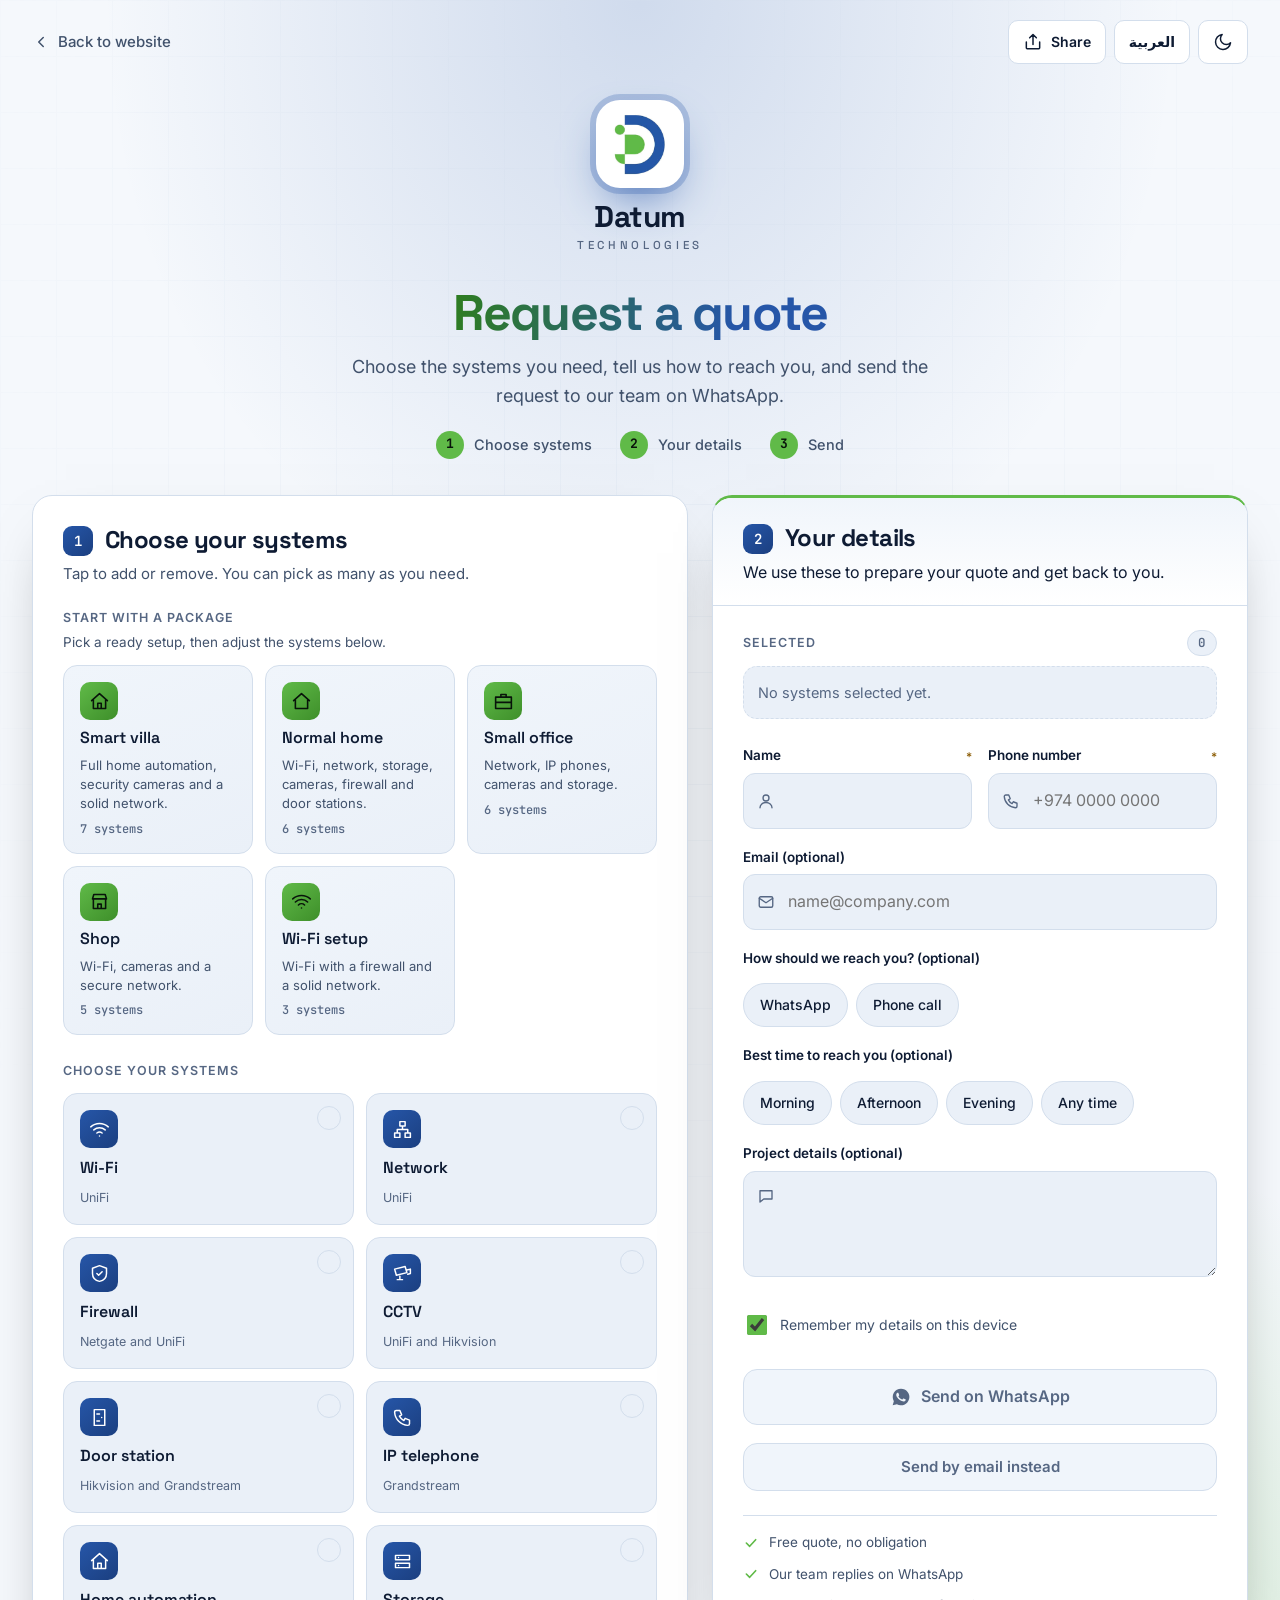
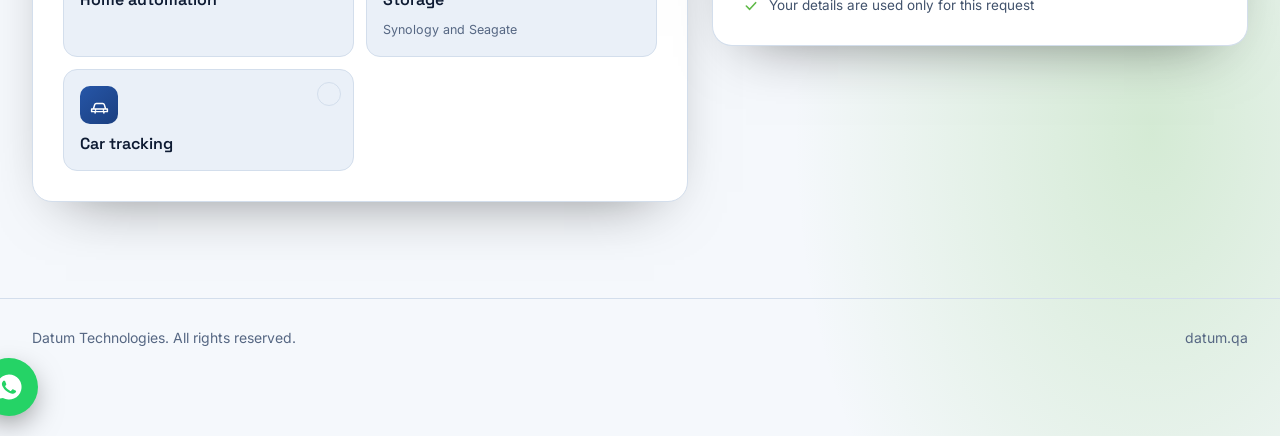
<file: quote.html>
<!doctype html>
<html lang="en" dir="ltr" data-theme="dark">
<head>
<meta charset="utf-8">
<meta name="viewport" content="width=device-width, initial-scale=1">
<title>Request a quote | Datum Technologies</title>
<link rel="icon" href="assets/logo.png">
<link rel="apple-touch-icon" href="assets/apple-touch-icon.png">
<link rel="manifest" href="manifest.webmanifest">
<meta name="theme-color" content="#0F2249">
<meta name="description" content="Choose your systems or a ready package, add your details and send your quote request to Datum Technologies in Qatar on WhatsApp.">
<link rel="canonical" href="https://mohammad-mokhtar398.github.io/datum-website/quote.html">
<meta property="og:url" content="https://mohammad-mokhtar398.github.io/datum-website/quote.html">
<meta property="og:type" content="website">
<meta property="og:site_name" content="Datum Technologies">
<meta property="og:title" content="Request a quote | Datum Technologies">
<meta property="og:description" content="Choose your systems or a ready package and send your quote request to Datum on WhatsApp.">
<meta property="og:image" content="https://mohammad-mokhtar398.github.io/datum-website/assets/og.png">
<meta property="og:image:width" content="1200">
<meta property="og:image:height" content="630">
<meta name="twitter:card" content="summary_large_image">
<meta name="twitter:image" content="https://mohammad-mokhtar398.github.io/datum-website/assets/og.png">
<link rel="preconnect" href="https://fonts.googleapis.com">
<link rel="preconnect" href="https://fonts.gstatic.com" crossorigin>
<link rel="stylesheet" href="https://fonts.googleapis.com/css2?family=IBM+Plex+Sans+Arabic:wght@400;500;600;700&family=Inter:wght@400;500;600&family=JetBrains+Mono:wght@400;500&family=Space+Grotesk:wght@500;600;700&display=swap">
<link rel="stylesheet" href="assets/style.css">
<style>
body{min-height:100vh}
.qp{position:relative;overflow:hidden}
.qp::before{content:"";position:absolute;inset:0;background:radial-gradient(60% 45% at 50% 0%,var(--glow2),transparent 70%),radial-gradient(40% 40% at 90% 85%,var(--glow),transparent 70%);pointer-events:none}
.qp::after{content:"";position:absolute;inset:0;background-image:linear-gradient(var(--line) 1px,transparent 1px),linear-gradient(90deg,var(--line) 1px,transparent 1px);background-size:56px 56px;opacity:.3;-webkit-mask-image:radial-gradient(70% 55% at 50% 15%,#000,transparent);mask-image:radial-gradient(70% 55% at 50% 15%,#000,transparent);pointer-events:none}
.qp>*{position:relative;z-index:1}
.top{display:flex;align-items:center;justify-content:space-between;gap:12px;padding-top:20px}
.top a.back{color:var(--ink2);font-weight:500;font-size:15px;display:inline-flex;align-items:center;gap:8px;min-height:44px}
.top a.back:hover{color:var(--ink);text-decoration:none}
.top a.back svg{width:18px;height:18px;stroke:currentColor;fill:none;stroke-width:2;stroke-linecap:round;stroke-linejoin:round}
html[dir=rtl] .top a.back svg{transform:scaleX(-1)}
.logo{display:flex;flex-direction:column;align-items:center;gap:14px;padding:36px 0 8px;text-align:center}
.logo .mk{width:88px;height:88px;border-radius:24px;background:#fff;display:grid;place-items:center;box-shadow:0 20px 50px -18px var(--blue),0 0 0 6px color-mix(in srgb,var(--blue) 25%,transparent)}
.logo .mk img{width:54px;height:auto;display:block}
.logo .nm{font-family:'Space Grotesk',sans-serif;font-weight:700;font-size:30px;letter-spacing:-.02em;line-height:1}
.logo .nm small{display:block;font-size:11.5px;letter-spacing:.32em;text-transform:uppercase;color:var(--ink3);margin-top:8px;font-weight:500}
.ttl{display:flex;flex-direction:column;align-items:center;gap:14px;text-align:center;padding:28px 0 36px}
.ttl h1{font-size:50px}
html[lang=ar] .ttl h1{font-size:44px}
.ttl p{margin:0;color:var(--ink2);font-size:18px;max-width:600px}
.stp{display:flex;flex-wrap:wrap;justify-content:center;gap:10px 28px;margin-top:6px}
.stp span{display:inline-flex;align-items:center;gap:10px;font-size:14.5px;color:var(--ink2);font-weight:500}
.stp b{width:28px;height:28px;border-radius:50%;display:grid;place-items:center;background:var(--green);color:var(--on-green);font-family:'JetBrains Mono',monospace;font-size:13px}
.lay{display:flex;flex-wrap:wrap;gap:24px;align-items:flex-start;padding-bottom:96px}
.lay>.l{flex:1 1 520px;min-width:0}
.lay>.r{flex:1 1 400px;min-width:0;position:sticky;top:24px}
.box{background:var(--surface);border:1px solid var(--line);border-radius:20px;padding:30px}
.box h2{font-size:24px;margin-bottom:6px}
.box>p{margin:0 0 22px;color:var(--ink2);font-size:15px}
.pick{display:grid;grid-template-columns:repeat(auto-fill,minmax(200px,1fr));gap:12px}
.opt{position:relative;text-align:start;font:inherit;color:var(--ink);background:var(--bg2);border:1.5px solid var(--line);border-radius:14px;padding:16px;min-height:96px;cursor:pointer;display:flex;flex-direction:column;gap:10px;transition:border-color .2s,transform .2s,background .2s}
.opt:hover{border-color:var(--green);transform:translateY(-2px)}
.opt .ic{width:38px;height:38px;border-radius:10px;background:linear-gradient(140deg,var(--blue),#1B3F80);display:grid;place-items:center}
.opt .ic svg{width:21px;height:21px;stroke:#fff;fill:none;stroke-width:1.7;stroke-linecap:round;stroke-linejoin:round}
.opt b{font-family:'Space Grotesk',sans-serif;font-size:16px;font-weight:600;line-height:1.25}
html[lang=ar] .opt b{font-family:'IBM Plex Sans Arabic',sans-serif}
.opt small{font-size:12.5px;color:var(--ink3)}
.opt .ck{position:absolute;top:12px;inset-inline-end:12px;width:24px;height:24px;border-radius:50%;border:1.5px solid var(--line);display:grid;place-items:center;transition:all .2s}
.opt .ck svg{width:14px;height:14px;stroke:var(--on-green);fill:none;stroke-width:3;stroke-linecap:round;stroke-linejoin:round;opacity:0}
.opt[aria-pressed=true]{border-color:var(--green);background:color-mix(in srgb,var(--green) 12%,var(--bg2))}
.opt[aria-pressed=true] .ck{background:var(--green);border-color:var(--green)}
.opt[aria-pressed=true] .ck svg{opacity:1}
.sel{display:flex;flex-wrap:wrap;gap:8px;margin:0 0 20px;min-height:36px}
.sel .tag{display:inline-flex;align-items:center;gap:6px;background:color-mix(in srgb,var(--green) 14%,var(--bg2));border:1px solid var(--green);color:var(--ink);border-radius:999px;font:inherit;font-size:14px;font-weight:500;padding:6px 8px 6px 14px;min-height:36px;cursor:pointer}
html[dir=rtl] .sel .tag{padding:6px 14px 6px 8px}
.sel .tag i{font-style:normal;width:20px;height:20px;border-radius:50%;display:grid;place-items:center;background:var(--bg);color:var(--ink2);font-size:14px;line-height:1}
.sel .none{margin:0;color:var(--ink3);font-size:14.5px;align-self:center}
.form{display:flex;flex-direction:column;gap:16px;background:transparent;border:0;padding:0}
.hint{display:none;margin:0;font-size:14px;color:var(--warn)}
.hint.on{display:block}
.fine{font-size:13.5px;color:var(--ink3);margin:0}

.box{box-shadow:0 24px 60px -34px rgba(0,0,0,.55)}
.box h2{display:flex;align-items:center;gap:12px}
.box h2 .sn{width:30px;height:30px;flex:none;border-radius:9px;display:grid;place-items:center;background:linear-gradient(140deg,var(--blue),#1B3F80);color:#fff;font:600 14px 'JetBrains Mono',monospace}
.r .box{padding:0;overflow:hidden;border-top:3px solid var(--green)}
.r .hd{padding:26px 30px 20px;border-bottom:1px solid var(--line);background:linear-gradient(180deg,var(--surface2),var(--surface))}
.r .hd p{margin:0}
.r .bd{padding:24px 30px 28px}
.sumh{display:flex;align-items:center;justify-content:space-between;gap:10px;margin:0 0 10px;font-size:12.5px;font-weight:600;letter-spacing:.08em;text-transform:uppercase;color:var(--ink3)}
html[lang=ar] .sumh{letter-spacing:0;text-transform:none;font-size:14px}
.cnt{font-family:'JetBrains Mono',monospace;letter-spacing:0;text-transform:none;font-size:12.5px;color:var(--on-green);background:var(--green);border-radius:999px;padding:2px 10px;min-width:26px;text-align:center}
.cnt.z{background:var(--bg2);color:var(--ink3);border:1px solid var(--line)}
.sel{padding:14px;border:1px dashed var(--line);border-radius:14px;background:var(--bg2);margin:0 0 26px}
.form{gap:18px}
.row2{display:grid;grid-template-columns:repeat(auto-fit,minmax(210px,1fr));gap:16px}
.fld label{display:flex;align-items:center;justify-content:space-between;font-size:13.5px;font-weight:600;color:var(--ink)}
.fld label em{font-style:normal;font-weight:500;font-size:12px;color:var(--ink3)}
.fld label em.rq{color:var(--warn)}
.inp{position:relative}
.inp>svg{position:absolute;inset-inline-start:14px;top:50%;transform:translateY(-50%);width:18px;height:18px;stroke:var(--ink3);fill:none;stroke-width:1.8;stroke-linecap:round;stroke-linejoin:round;pointer-events:none;transition:stroke .2s}
.inp.ta>svg{top:16px;transform:none}
.inp:focus-within>svg{stroke:var(--green)}
.fld .inp input,.fld .inp textarea{padding:14px 14px 14px 44px;background:var(--bg2);border:1.5px solid var(--line);border-radius:12px;min-height:50px;transition:border-color .2s,box-shadow .2s,background .2s;outline:0}
html[dir=rtl] .fld .inp input,html[dir=rtl] .fld .inp textarea{padding:14px 44px 14px 14px}
.fld .inp input:hover,.fld .inp textarea:hover{border-color:color-mix(in srgb,var(--green) 55%,var(--line))}
.fld .inp input:focus,.fld .inp textarea:focus{border-color:var(--green);background:var(--bg);box-shadow:0 0 0 4px color-mix(in srgb,var(--green) 22%,transparent)}
.fld textarea{resize:vertical;min-height:96px}
.send{gap:10px;min-height:56px;font-size:16px;border-radius:14px;margin-top:4px;transition:transform .2s,box-shadow .2s}
.send svg{width:20px;height:20px;fill:currentColor;flex:none}
.send.ready:hover{transform:translateY(-2px)}
.send[aria-disabled=true]{cursor:not-allowed}
.trust{display:grid;gap:10px;margin:6px 0 0;padding:16px 0 0;border-top:1px solid var(--line);list-style:none}
.trust li{display:flex;align-items:center;gap:10px;font-size:13.5px;color:var(--ink2)}
.trust svg{width:16px;height:16px;flex:none;stroke:var(--green);fill:none;stroke-width:2.4;stroke-linecap:round;stroke-linejoin:round}
.fine{display:none}
@media (max-width:720px){.pkgs{grid-template-columns:1fr}.pick{grid-template-columns:1fr 1fr;gap:10px}.opt{padding:14px;min-height:0}.row2{grid-template-columns:1fr}.r .hd,.r .bd{padding-inline:20px}}

.sub{margin:26px 0 12px;font-size:12.5px;font-weight:600;letter-spacing:.08em;text-transform:uppercase;color:var(--ink3)}
.sub:first-of-type{margin-top:0}
.sub small{display:block;margin-top:4px;font-size:13.5px;font-weight:400;letter-spacing:0;text-transform:none;color:var(--ink2)}
html[lang=ar] .sub{letter-spacing:0;text-transform:none;font-size:14px}
.pkgs{display:grid;grid-template-columns:repeat(auto-fit,minmax(180px,1fr));gap:12px;margin-bottom:6px}
.pkg{position:relative;text-align:start;font:inherit;color:var(--ink);background:linear-gradient(160deg,var(--surface2),var(--bg2));border:1.5px solid var(--line);border-radius:14px;padding:16px;cursor:pointer;display:flex;flex-direction:column;gap:8px;transition:border-color .2s,transform .2s,box-shadow .2s}
.pkg:hover{border-color:var(--green);transform:translateY(-2px)}
.pkg .ic{width:38px;height:38px;border-radius:10px;background:linear-gradient(140deg,var(--green),#3E8F2A);display:grid;place-items:center}
.pkg .ic svg{width:21px;height:21px;stroke:#08130A;fill:none;stroke-width:1.8;stroke-linecap:round;stroke-linejoin:round}
.pkg b{font-family:'Space Grotesk',sans-serif;font-size:16px;font-weight:600;line-height:1.25}
html[lang=ar] .pkg b{font-family:'IBM Plex Sans Arabic',sans-serif}
.pkg span.d{font-size:13px;color:var(--ink2);line-height:1.45}
.pkg span.n{font:500 12px 'JetBrains Mono',monospace;color:var(--ink3)}
html[lang=ar] .pkg span.n{font-family:inherit}
.pkg[aria-pressed=true]{border-color:var(--green);box-shadow:0 0 0 3px color-mix(in srgb,var(--green) 22%,transparent)}
.pkg[aria-pressed=true]::after{content:"";position:absolute;top:14px;inset-inline-end:14px;width:22px;height:22px;border-radius:50%;background:var(--green) url("data:image/svg+xml,%3Csvg xmlns='http://www.w3.org/2000/svg' viewBox='0 0 16 16'%3E%3Cpath d='M3.5 8.5l3 3 6-7' fill='none' stroke='%2308130A' stroke-width='2.6' stroke-linecap='round' stroke-linejoin='round'/%3E%3C/svg%3E") center/13px no-repeat}
footer{margin-top:0}
.note{display:flex;align-items:center;justify-content:space-between;gap:12px;flex-wrap:wrap;margin:-8px 0 22px;padding:12px 16px;border:1px solid var(--green);border-radius:12px;background:color-mix(in srgb,var(--green) 12%,var(--surface));font-size:14.5px}
.note .na{display:inline-flex;gap:8px;align-items:center}
.cl{display:block;font-weight:600;font-size:13.5px;margin-bottom:8px}
.pills{display:flex;flex-wrap:wrap;gap:8px}
.pill{font:inherit;font-size:14px;font-weight:500;color:var(--ink);background:var(--bg2);border:1.5px solid var(--line);border-radius:999px;padding:8px 16px;min-height:44px;cursor:pointer;transition:border-color .2s,background .2s}
.pill:hover{border-color:var(--green)}
.pill[aria-pressed=true]{border-color:var(--green);background:color-mix(in srgb,var(--green) 18%,var(--bg2))}
.rem{display:flex;align-items:center;gap:10px;font-size:14px;color:var(--ink2);cursor:pointer;min-height:44px}
.rem input{width:20px;height:20px;accent-color:var(--green);flex:none}
.send.alt{min-height:48px;font-size:15px;margin-top:0}
.send.alt.ready{background:var(--surface2);color:var(--ink);border:1px solid var(--line);box-shadow:none}
.send.alt.ready:hover{border-color:var(--green)}
.sent{display:flex;flex-direction:column;gap:6px;padding:14px 16px;border:1px solid var(--green);border-radius:12px;background:color-mix(in srgb,var(--green) 12%,var(--surface));font-size:14.5px}
.sent[hidden]{display:none}
.sent b{font-size:15.5px}
.sent a{font-weight:600;text-decoration:underline}
.chip-btn{font:inherit;font-size:13.5px;font-weight:600;color:var(--ink);background:var(--bg2);border:1px solid var(--line);border-radius:999px;padding:6px 14px;min-height:36px;cursor:pointer}
.chip-btn:hover{border-color:var(--green)}
.chip-btn.x{padding:0;width:36px;font-size:18px;line-height:1}
.tools #shareBtn span{display:none}
@media (min-width:560px){.tools #shareBtn span{display:inline}}
@media (max-width:720px){.ttl h1{font-size:34px}html[lang=ar] .ttl h1{font-size:30px}.box{padding:20px}.lay>.r{position:static}.logo .mk{width:76px;height:76px}.logo .mk img{width:46px}.lay{padding-bottom:64px}}
</style>
</head>
<body>
<div id="app"></div>
<script>
(function () {
  var WA = '97431313064';
  var IDS = ['wifi', 'network', 'fw', 'cctv', 'door', 'phone', 'home', 'nas', 'car'];
  var ICONS = {
    wifi: 'M2 9a15 15 0 0 1 20 0 M5.5 12.5a10 10 0 0 1 13 0 M9 16a5 5 0 0 1 6 0 M12 19.5h.01',
    network: 'M9 3h6v5H9z M3 16h6v5H3z M15 16h6v5h-6z M12 8v4 M6 16v-4h12v4',
    fw: 'M12 3l8 3v6c0 4.5-3.2 8-8 9-4.8-1-8-4.5-8-9V6z M9 12l2 2 4-4',
    cctv: 'M3 7l12-3 2 7-12 3z M17 8l4-1v5l-3 .8 M9 15v4 M6 19h6',
    door: 'M6 3h12v18H6z M14.5 12h.01 M9 8h3 M9 16h3',
    phone: 'M5 4h4l2 5-2.5 1.5a11 11 0 0 0 5 5L15 13l5 2v4a2 2 0 0 1-2 2A16 16 0 0 1 3 6a2 2 0 0 1 2-2z',
    home: 'M3 11l9-8 9 8 M5 10v10h14V10 M10 20v-6h4v6',
    nas: 'M4 5h16v5H4z M4 14h16v5H4z M7.5 7.5h.01 M7.5 16.5h.01',
    car: 'M5 16l1.5-5a2 2 0 0 1 1.9-1.4h7.2a2 2 0 0 1 1.9 1.4L19 16 M3 16h18v3H3z M7 19v1.5 M17 19v1.5 M7.5 17.5h.01 M16.5 17.5h.01'
  };
  function svg(id) { return '<svg viewBox="0 0 24 24" aria-hidden="true"><path d="' + ICONS[id] + '"/></svg>'; }
  var CK = '<svg viewBox="0 0 16 16" aria-hidden="true"><path d="M3.5 8.5l3 3 6-7"/></svg>';

  var PK = {
    villa: { sys: ['home', 'wifi', 'network', 'fw', 'cctv', 'door', 'nas'], place: 'villa', icon: 'M3 11l9-8 9 8 M5 10v10h14V10 M10 20v-6h4v6' },
    office: { sys: ['wifi', 'network', 'fw', 'phone', 'cctv', 'nas'], place: 'office', icon: 'M3 7h18v13H3z M9 7V4h6v3 M3 13h18' },
    shop: { sys: ['wifi', 'network', 'fw', 'cctv', 'nas'], place: 'shop', icon: 'M4 9l1.5-5h13L20 9z M5 9v11h14V9 M10 20v-5h4v5' },
    home: { sys: ['wifi', 'network', 'nas', 'cctv', 'fw', 'door'], place: 'home', icon: 'M3 11l9-8 9 8 M5 10v10h14V10' },
    wifi: { sys: ['wifi', 'fw', 'network'], place: 'wifi', icon: 'M2 9a15 15 0 0 1 20 0 M5 12.5a10 10 0 0 1 14 0 M8.5 16a5 5 0 0 1 7 0 M12 19.5h.01' }
  };
  var PKORDER = ['villa', 'home', 'office', 'shop', 'wifi'];
  var PKT = {
    en: { villa: ['Smart villa', 'Full home automation, security cameras and a solid network.'], office: ['Small office', 'Network, IP phones, cameras and storage.'], shop: ['Shop', 'Wi-Fi, cameras and a secure network.'], home: ['Normal home', 'Wi-Fi, network, storage, cameras, firewall and door stations.'], wifi: ['Wi-Fi setup', 'Wi-Fi with a firewall and a solid network.'] },
    ar: { villa: ['فيلا ذكية', 'أتمتة منزلية كاملة وكاميرات مراقبة وشبكة قوية.'], office: ['مكتب صغير', 'شبكة وهواتف IP وكاميرات وتخزين.'], shop: ['محل', 'واي فاي وكاميرات وشبكة آمنة.'], home: ['منزل عادي', 'واي فاي وشبكة وتخزين وكاميرات وجدار حماية ومحطات أبواب.'], wifi: ['إعداد واي فاي', 'واي فاي مع جدار حماية وشبكة قوية.'] }
  };
  var N = {
    en: { wifi: ['Wi-Fi', 'UniFi'], network: ['Network', 'UniFi'], fw: ['Firewall', 'Netgate and UniFi'], cctv: ['CCTV', 'UniFi and Hikvision'], door: ['Door station', 'Hikvision and Grandstream'], phone: ['IP telephone', 'Grandstream'], home: ['Home automation', ''], nas: ['Storage', 'Synology and Seagate'], car: ['Car tracking', ''] },
    ar: { wifi: ['الواي فاي', 'UniFi'], network: ['الشبكات', 'UniFi'], fw: ['الجدار الناري', 'Netgate وUniFi'], cctv: ['كاميرات المراقبة', 'UniFi وHikvision'], door: ['محطة الباب', 'Hikvision وGrandstream'], phone: ['الهاتف عبر IP', 'Grandstream'], home: ['أتمتة المنازل', ''], nas: ['التخزين', 'Synology وSeagate'], car: ['تتبع السيارات', ''] }
  };
  var T = {
    en: {
      dir: 'ltr', other: 'العربية', back: 'Back to website', theme: 'Switch between dark and light mode',
      h1: 'Request a quote', lead: 'Choose the systems you need, tell us how to reach you, and send the request to our team on WhatsApp.',
      s1: 'Choose systems', s2: 'Your details', s3: 'Send',
      pickH: 'Choose your systems', pickP: 'Tap to add or remove. You can pick as many as you need.',
      detH: 'Your details', detP: 'We use these to prepare your quote and get back to you.',
      sel: 'Selected', none: 'No systems selected yet.', rm: 'Remove',
      lblVia: 'How should we reach you? (optional)', lblWhen: 'Best time to reach you (optional)', via: { whatsapp: 'WhatsApp', call: 'Phone call' }, when: { morning: 'Morning', afternoon: 'Afternoon', evening: 'Evening', any: 'Any time' }, remember: 'Remember my details on this device', wVia: 'Preferred contact', wWhen: 'Best time',
      lblName: 'Name', lblPhone: 'Phone number', lblEmail: 'Email (optional)', lblNote: 'Project details (optional)',
      send: 'Send on WhatsApp', missing: 'To send, choose at least one system and enter your name and phone number.',
      pkgH: 'Start with a package', pkgP: 'Pick a ready setup, then adjust the systems below.', pkgN: 'systems',
      t1: 'Free quote, no obligation', t2: 'Our team replies on WhatsApp', t3: 'Your details are used only for this request',
      fine: 'WhatsApp opens with your request filled in. Press send there to deliver it to us.',
      skip: 'Skip to content', rights: 'Datum Technologies. All rights reserved.', waLabel: 'Chat on WhatsApp',
      wHello: 'Hello Datum, I would like a quote.', wName: 'Name', wPhone: 'Phone', wEmail: 'Email', wSystems: 'Systems', wPackage: 'Package',
      mailBtn: 'Send by email instead', mailSubject: 'Quote request from the Datum website', sentH: 'Almost done', sentP: 'WhatsApp should now be open with your request. Press send there to deliver it to us.', sentAgain: 'Open WhatsApp again',
      share: 'Share', shareText: 'My selection from Datum Technologies:', noteTxt: 'Welcome back. We kept your selection.', noteReset: 'Start over', noteClose: 'Dismiss', wDetails: 'Details', wFrom: 'Sent from the Datum website'
    },
    ar: {
      dir: 'rtl', other: 'English', back: 'العودة إلى الموقع', theme: 'التبديل بين الوضع الداكن والفاتح',
      h1: 'اطلب عرض سعر', lead: 'اختر الأنظمة التي تحتاجها، واكتب بيانات التواصل، ثم أرسل الطلب إلى فريقنا عبر واتساب.',
      s1: 'اختر الأنظمة', s2: 'بياناتك', s3: 'إرسال',
      pickH: 'اختر أنظمتك', pickP: 'اضغط للإضافة أو الإزالة. يمكنك اختيار ما تحتاجه.',
      detH: 'بياناتك', detP: 'نستخدمها لتجهيز عرض السعر والرد عليك.',
      sel: 'المختار', none: 'لم تختر أي نظام بعد.', rm: 'إزالة',
      lblVia: 'كيف تفضّل أن نتواصل معك؟ (اختياري)', lblWhen: 'أفضل وقت للتواصل (اختياري)', via: { whatsapp: 'واتساب', call: 'مكالمة هاتفية' }, when: { morning: 'صباحًا', afternoon: 'بعد الظهر', evening: 'مساءً', any: 'في أي وقت' }, remember: 'تذكّر بياناتي على هذا الجهاز', wVia: 'طريقة التواصل المفضلة', wWhen: 'أفضل وقت',
      lblName: 'الاسم', lblPhone: 'رقم الهاتف', lblEmail: 'البريد الإلكتروني (اختياري)', lblNote: 'تفاصيل المشروع (اختياري)',
      send: 'إرسال عبر واتساب', missing: 'للإرسال، اختر نظامًا واحدًا على الأقل واكتب اسمك ورقم هاتفك.',
      pkgH: 'ابدأ بباقة جاهزة', pkgP: 'اختر تجهيزًا جاهزًا ثم عدّل الأنظمة بالأسفل.', pkgN: 'أنظمة',
      t1: 'عرض سعر مجاني بدون التزام', t2: 'فريقنا يرد عليك على واتساب', t3: 'بياناتك تُستخدم لهذا الطلب فقط',
      fine: 'سيفتح واتساب وفيه طلبك مكتوبًا. اضغط إرسال هناك ليصلنا.',
      skip: 'تخطَّ إلى المحتوى', rights: 'داتوم تكنولوجيز. جميع الحقوق محفوظة.', waLabel: 'تواصل عبر واتساب',
      wHello: 'مرحبًا داتوم، أرغب في الحصول على عرض سعر.', wName: 'الاسم', wPhone: 'الهاتف', wEmail: 'البريد الإلكتروني', wPackage: 'الباقة',
      mailBtn: 'أو أرسل بالبريد الإلكتروني', mailSubject: 'طلب عرض سعر من موقع داتوم', sentH: 'اقتربت من الانتهاء', sentP: 'يجب أن يكون واتساب مفتوحًا الآن ومعه طلبك. اضغط إرسال هناك ليصلنا.', sentAgain: 'افتح واتساب مرة أخرى',
      share: 'مشاركة', shareText: 'اختياراتي من داتوم تكنولوجيز:', noteTxt: 'أهلًا بعودتك. احتفظنا باختياراتك.', noteReset: 'ابدأ من جديد', noteClose: 'إغلاق', wSystems: 'الأنظمة المطلوبة', wDetails: 'التفاصيل', wFrom: 'أُرسل من موقع داتوم'
    }
  };

  function get(k) { try { return localStorage.getItem(k); } catch (e) { return null; } }
  function put(k, v) { try { localStorage.setItem(k, v); } catch (e) {} }
  function esc(s) { return String(s).replace(/&/g, '&amp;').replace(/</g, '&lt;').replace(/>/g, '&gt;').replace(/"/g, '&quot;'); }

  var NEEDS = {
    home: ['nas', 'fw', 'wifi', 'network'],
    wifi: ['network', 'fw'],
    cctv: ['fw', 'nas', 'wifi', 'network']
  };
  function withNeeds(id) {
    (NEEDS[id] || []).concat([id]).forEach(function (x) { if (sel.indexOf(x) < 0) sel.push(x); });
  }
  var sel = [];
  var prevSel = [];
  try { var a = JSON.parse(get('datum-quote') || '[]'); if (Array.isArray(a)) sel = a.filter(function (x) { return IDS.indexOf(x) >= 0; }); } catch (e) {}
  var q = new URLSearchParams(location.search);
  var add = q.get('add');
  var shared = (q.get('sys') || '').split(',').filter(function (x) { return IDS.indexOf(x) >= 0; });
  var resumed = sel.length > 0 && !add && shared.length === 0;
  if (shared.length) sel = IDS.filter(function (x) { return shared.indexOf(x) >= 0; });
  if (add && IDS.indexOf(add) >= 0) withNeeds(add);
  if (q.toString()) history.replaceState(null, '', 'quote.html');
  function save() { put('datum-quote', JSON.stringify(sel)); }
  save();

  var lang = q.get('lang') === 'ar' || q.get('lang') === 'en' ? q.get('lang') : (get('datum-lang') === 'ar' || get('datum-lang') === 'en' ? get('datum-lang') : ((navigator.language || '').toLowerCase().indexOf('ar') === 0 ? 'ar' : 'en'));
  var theme = get('datum-theme');
  if (theme !== 'light' && theme !== 'dark') theme = 'light';
  var f = { name: '', phone: '', email: '', note: '', via: '', when: '' };
  var VIA = ['whatsapp', 'call'], WHEN = ['morning', 'afternoon', 'evening', 'any'];
  var remember = get('datum-contact-off') !== '1';
  if (remember) {
    try {
      var sc = JSON.parse(get('datum-contact') || '{}');
      ['name', 'phone', 'email'].forEach(function (k) { if (typeof sc[k] === 'string') f[k] = sc[k].slice(0, 120); });
      if (VIA.indexOf(sc.via) >= 0) f.via = sc.via;
      if (WHEN.indexOf(sc.when) >= 0) f.when = sc.when;
    } catch (e) {}
  }
  function saveContact() {
    if (!remember) return;
    put('datum-contact', JSON.stringify({ name: f.name, phone: f.phone, email: f.email, via: f.via, when: f.when }));
  }
  var app = document.getElementById('app');

  var WAI = '<svg viewBox="0 0 24 24"><path d="M12 2a10 10 0 0 0-8.6 15L2 22l5.1-1.3A10 10 0 1 0 12 2zm5.2 14.1c-.2.6-1.3 1.2-1.8 1.2-.5.1-1 .2-3.3-.7-2.8-1.2-4.6-4-4.7-4.2-.1-.2-1.1-1.5-1.1-2.8s.7-2 .9-2.3c.2-.3.5-.3.7-.3h.5c.2 0 .4 0 .6.5l.8 2c.1.2.1.4 0 .5l-.3.5-.4.4c-.1.2-.3.3-.1.6.2.3.8 1.3 1.7 2.1 1.2 1 2.1 1.3 2.4 1.5.3.1.5.1.6-.1l.9-1.1c.2-.3.4-.2.6-.1l1.9.9c.3.1.5.2.5.3.1.2.1.8-.1 1.4z"/></svg>';
  function render() {
    var L = T[lang];
    document.documentElement.lang = lang;
    document.documentElement.dir = L.dir;
    document.documentElement.setAttribute('data-theme', theme);
    var pkgs = PKORDER.map(function (k) {
      var t = PKT[lang][k];
      return '<button type="button" class="pkg" data-pk="' + k + '" aria-pressed="false"><span class="ic"><svg viewBox="0 0 24 24" aria-hidden="true"><path d="' + PK[k].icon + '"/></svg></span><b>' + esc(t[0]) + '</b><span class="d">' + esc(t[1]) + '</span><span class="n">' + PK[k].sys.length + ' ' + esc(L.pkgN) + '</span></button>';
    }).join('');
    var opts = IDS.map(function (id) {
      var n = N[lang][id];
      return '<button type="button" class="opt" data-id="' + id + '" aria-pressed="false"><span class="ck">' + CK + '</span><span class="ic">' + svg(id) + '</span><b>' + esc(n[0]) + '</b>' + (n[1] ? '<small dir="ltr" style="text-align:start">' + esc(n[1]) + '</small>' : '') + '</button>';
    }).join('');
    app.innerHTML =
      '<a class="skip" href="#main">' + esc(L.skip) + '</a><div class="qp" role="main" id="main" tabindex="-1"><div class="wrap">' +
      '<div class="top"><a class="back" href="index.html"><svg viewBox="0 0 24 24"><path d="M15 6l-6 6 6 6"/></svg>' + esc(L.back) + '</a>' +
      '<div class="tools"><button type="button" class="ib" id="shareBtn" aria-label="' + esc(L.share) + '"><svg viewBox="0 0 24 24" aria-hidden="true"><path d="M4 12v7a1 1 0 0 0 1 1h14a1 1 0 0 0 1-1v-7 M12 3v12 M8 7l4-4 4 4"/></svg><span>' + esc(L.share) + '</span></button><button type="button" class="ib" id="langBtn">' + esc(L.other) + '</button>' +
      '<button type="button" class="ib" id="themeBtn" aria-label="' + esc(L.theme) + '"><svg class="ic-sun" viewBox="0 0 24 24"><circle cx="12" cy="12" r="4"/><path d="M12 2v2M12 20v2M4.9 4.9l1.4 1.4M17.7 17.7l1.4 1.4M2 12h2M20 12h2M4.9 19.1l1.4-1.4M17.7 6.3l1.4-1.4"/></svg><svg class="ic-moon" viewBox="0 0 24 24"><path d="M21 13A9 9 0 1 1 11 3a7 7 0 0 0 10 10z"/></svg></button></div></div>' +
      '<a href="index.html" class="logo" dir="ltr" style="text-decoration:none;color:var(--ink)"><span class="mk"><img src="assets/logo.png" alt="Datum"></span><span class="nm">Datum<small>Technologies</small></span></a>' +
      '<div class="ttl"><h1><span class="grad">' + esc(L.h1) + '</span></h1><p>' + esc(L.lead) + '</p>' +
      '<div class="stp"><span><b>1</b>' + esc(L.s1) + '</span><span><b>2</b>' + esc(L.s2) + '</span><span><b>3</b>' + esc(L.s3) + '</span></div></div>' +
      (resumed ? '<div class="note" id="note"><span>' + esc(L.noteTxt) + '</span><span class="na"><button type="button" class="chip-btn" id="noteReset">' + esc(L.noteReset) + '</button><button type="button" class="chip-btn x" id="noteClose" aria-label="' + esc(L.noteClose) + '">×</button></span></div>' : '') +
      '<div class="lay"><div class="l"><div class="box"><h2><span class="sn">1</span>' + esc(L.pickH) + '</h2><p>' + esc(L.pickP) + '</p>' +
      '<div class="sub">' + esc(L.pkgH) + '<small>' + esc(L.pkgP) + '</small></div><div class="pkgs">' + pkgs + '</div>' +
      '<div class="sub">' + esc(L.pickH) + '</div><div class="pick">' + opts + '</div>' +
      '</div></div>' +
      '<div class="r"><div class="box"><div class="hd"><h2><span class="sn">2</span>' + esc(L.detH) + '</h2><p>' + esc(L.detP) + '</p></div><div class="bd">' +
      '<div class="sumh"><span>' + esc(L.sel) + '</span><span class="cnt z" id="cnt">0</span></div>' +
      '<div class="sel" id="sel" aria-live="polite"></div>' +
      '<div class="form">' +
      '<div class="row2"><div class="fld"><label for="q-name">' + esc(L.lblName) + '<em class="rq">*</em></label><div class="inp"><svg viewBox="0 0 24 24"><circle cx="12" cy="8" r="4"/><path d="M4 21c0-4 3.6-7 8-7s8 3 8 7"/></svg><input id="q-name" type="text" autocomplete="name" required></div></div>' +
      '<div class="fld"><label for="q-phone">' + esc(L.lblPhone) + '<em class="rq">*</em></label><div class="inp"><svg viewBox="0 0 24 24"><path d="M5 4h4l2 5-2.5 1.5a11 11 0 0 0 5 5L15 13l5 2v4a2 2 0 0 1-2 2A16 16 0 0 1 3 6a2 2 0 0 1 2-2z"/></svg><input id="q-phone" type="tel" dir="ltr" autocomplete="tel" placeholder="+974 0000 0000" required></div></div></div>' +
      '<div class="fld"><label for="q-email">' + esc(L.lblEmail) + '</label><div class="inp"><svg viewBox="0 0 24 24"><rect x="3" y="5" width="18" height="14" rx="2"/><path d="M3 7l9 6 9-6"/></svg><input id="q-email" type="email" dir="ltr" autocomplete="email" placeholder="name@company.com"></div></div>' +
      '<div class="fld"><span class="cl" id="cl-via">' + esc(L.lblVia) + '</span><div class="pills" role="group" aria-labelledby="cl-via">' + VIA.map(function (k) { return '<button type="button" class="pill" data-k="via" data-v="' + k + '" aria-pressed="false">' + esc(L.via[k]) + '</button>'; }).join('') + '</div></div>' +
      '<div class="fld"><span class="cl" id="cl-when">' + esc(L.lblWhen) + '</span><div class="pills" role="group" aria-labelledby="cl-when">' + WHEN.map(function (k) { return '<button type="button" class="pill" data-k="when" data-v="' + k + '" aria-pressed="false">' + esc(L.when[k]) + '</button>'; }).join('') + '</div></div>' +
      '<div class="fld"><label for="q-note">' + esc(L.lblNote) + '</label><div class="inp ta"><svg viewBox="0 0 24 24"><path d="M4 5h16v11H9l-5 4z"/></svg><textarea id="q-note" rows="3"></textarea></div></div>' +
      '<label class="rem"><input type="checkbox" id="q-remember"' + (remember ? ' checked' : '') + '><span>' + esc(L.remember) + '</span></label>' +
      '<a id="send" class="send" href="#" aria-disabled="true">' + WAI + esc(L.send) + '</a>' +
      '<a id="mail" class="send alt" href="#" aria-disabled="true">' + esc(L.mailBtn) + '</a>' +
      '<div class="sent" id="sent" hidden><b>' + esc(L.sentH) + '</b><span>' + esc(L.sentP) + '</span><a id="sentAgain" href="#" target="_blank" rel="noopener">' + esc(L.sentAgain) + '</a></div>' +
      '<p class="hint" id="missing">' + esc(L.missing) + '</p>' +
      '<ul class="trust"><li><svg viewBox="0 0 24 24"><path d="M5 12l5 5 9-10"/></svg>' + esc(L.t1) + '</li><li><svg viewBox="0 0 24 24"><path d="M5 12l5 5 9-10"/></svg>' + esc(L.t2) + '</li><li><svg viewBox="0 0 24 24"><path d="M5 12l5 5 9-10"/></svg>' + esc(L.t3) + '</li></ul></div></div></div></div></div></div>' +
      '<footer><div class="wrap"><span>' + esc(L.rights) + '</span><span><a href="index.html">datum.qa</a></span></div></footer>' +
      '<a class="wa" href="https://wa.me/' + WA + '" target="_blank" rel="noopener" aria-label="' + esc(L.waLabel) + '"><svg viewBox="0 0 24 24"><path d="M12 2a10 10 0 0 0-8.6 15L2 22l5.1-1.3A10 10 0 1 0 12 2zm5.2 14.1c-.2.6-1.3 1.2-1.8 1.2-.5.1-1 .2-3.3-.7-2.8-1.2-4.6-4-4.7-4.2-.1-.2-1.1-1.5-1.1-2.8s.7-2 .9-2.3c.2-.3.5-.3.7-.3h.5c.2 0 .4 0 .6.5l.8 2c.1.2.1.4 0 .5l-.3.5-.4.4c-.1.2-.3.3-.1.6.2.3.8 1.3 1.7 2.1 1.2 1 2.1 1.3 2.4 1.5.3.1.5.1.6-.1l.9-1.1c.2-.3.4-.2.6-.1l1.9.9c.3.1.5.2.5.3.1.2.1.8-.1 1.4z"/></svg></a>';
    bind();
    update();
  }


  function shareLink(title, text, url) {
    if (navigator.share) { navigator.share({ title: title, text: text, url: url }).catch(function () {}); return; }
    window.open('https://wa.me/?text=' + encodeURIComponent(text + '\n' + url), '_blank', 'noopener');
  }

  function showSent() {
    var el = document.getElementById('sent');
    el.hidden = false;
    el.scrollIntoView({ block: 'nearest', behavior: 'smooth' });
  }

  function toggle(id) {
    var i = sel.indexOf(id);
    if (i >= 0) sel.splice(i, 1); else withNeeds(id);
    save();
    update();
  }

  function update() {
    var L = T[lang];
    var ordered = IDS.filter(function (id) { return sel.indexOf(id) >= 0; });
    document.querySelectorAll('.opt').forEach(function (b) {
      b.setAttribute('aria-pressed', sel.indexOf(b.getAttribute('data-id')) >= 0 ? 'true' : 'false');
    });
    document.querySelectorAll('.pkg').forEach(function (b) {
      var s = PK[b.getAttribute('data-pk')].sys;
      b.setAttribute('aria-pressed', s.length === sel.length && s.every(function (x) { return sel.indexOf(x) >= 0; }) ? 'true' : 'false');
    });
    document.querySelectorAll('.pill').forEach(function (b) {
      b.setAttribute('aria-pressed', f[b.getAttribute('data-k')] === b.getAttribute('data-v') ? 'true' : 'false');
    });
    var cnt = document.getElementById('cnt'); cnt.textContent = ordered.length; cnt.className = 'cnt' + (ordered.length ? '' : ' z');
    var box = document.getElementById('sel');
    box.innerHTML = ordered.length === 0 ? '<p class="none">' + esc(L.none) + '</p>' : ordered.map(function (id) {
      return '<button type="button" class="tag" data-rm="' + id + '" aria-label="' + esc(L.rm + ' ' + N[lang][id][0]) + '">' + esc(N[lang][id][0]) + '<i>×</i></button>';
    }).join('');
    var phoneOk = f.phone.replace(/[^0-9]/g, '').length >= 6;
    var can = ordered.length > 0 && f.name.trim() !== '' && phoneOk;
    var send = document.getElementById('send');
    var miss = document.getElementById('missing');
    var mail = document.getElementById('mail');
    document.getElementById('sent').hidden = true;
    if (can) {
      var lines = [L.wHello, '', L.wName + ': ' + f.name.trim(), L.wPhone + ': ' + f.phone.trim()];
      if (f.email.trim()) lines.push(L.wEmail + ': ' + f.email.trim());
      if (f.via) lines.push(L.wVia + ': ' + L.via[f.via]);
      if (f.when) lines.push(L.wWhen + ': ' + L.when[f.when]);
      var pk = PKORDER.filter(function (k) { var p = PK[k].sys; return p.length === sel.length && p.every(function (x) { return sel.indexOf(x) >= 0; }); })[0];
      if (pk) lines.push(L.wPackage + ': ' + PKT[lang][pk][0]);
      lines.push(L.wSystems + ':');
      ordered.forEach(function (id) { lines.push('- ' + N[lang][id][0]); });
      if (f.note.trim()) lines.push(L.wDetails + ': ' + f.note.trim());
      lines.push('', L.wFrom);
      var waUrl = 'https://wa.me/' + WA + '?text=' + encodeURIComponent(lines.join('\n'));
      mail.href = 'mailto:info@datum.qa?subject=' + encodeURIComponent(L.mailSubject) + '&body=' + encodeURIComponent(lines.join('\n'));
      mail.className = 'send alt ready';
      mail.setAttribute('aria-disabled', 'false');
      document.getElementById('sentAgain').href = waUrl;
      send.href = waUrl;
      send.target = '_blank';
      send.rel = 'noopener';
      send.className = 'send ready';
      send.setAttribute('aria-disabled', 'false');
      miss.className = 'hint';
    } else {
      send.href = '#';
      mail.href = '#';
      mail.className = 'send alt';
      mail.setAttribute('aria-disabled', 'true');
      send.removeAttribute('target');
      send.className = 'send';
      send.setAttribute('aria-disabled', 'true');
    }
  }

  function bind() {
    document.getElementById('shareBtn').addEventListener('click', function () {
      var ordered = IDS.filter(function (id) { return sel.indexOf(id) >= 0; });
      var url = location.origin + location.pathname + (ordered.length ? '?sys=' + ordered.join(',') : '');
      shareLink(document.title, T[lang].shareText, url);
    });
    var nr = document.getElementById('noteReset'), nc = document.getElementById('noteClose');
    if (nr) {
      nr.addEventListener('click', function () { sel = []; save(); update(); document.getElementById('note').remove(); });
      nc.addEventListener('click', function () { document.getElementById('note').remove(); });
    }
    document.getElementById('langBtn').addEventListener('click', function () {
      lang = lang === 'en' ? 'ar' : 'en';
      put('datum-lang', lang);
      render();
    });
    document.getElementById('themeBtn').addEventListener('click', function () {
      theme = theme === 'dark' ? 'light' : 'dark';
      document.documentElement.setAttribute('data-theme', theme);
      put('datum-theme', theme);
    });
    document.querySelectorAll('.opt').forEach(function (b) {
      b.addEventListener('click', function () { toggle(b.getAttribute('data-id')); });
    });
    document.querySelectorAll('.pkg').forEach(function (b) {
      b.addEventListener('click', function () {
        var s = PK[b.getAttribute('data-pk')].sys;
        var active = s.length === sel.length && s.every(function (x) { return sel.indexOf(x) >= 0; });
        if (active) { sel = prevSel.slice(); } else { prevSel = sel.slice(); sel = s.slice(); }
        save();
        update();
      });
    });
    document.getElementById('sel').addEventListener('click', function (e) {
      var t = e.target.closest && e.target.closest('[data-rm]');
      if (t) toggle(t.getAttribute('data-rm'));
    });
    var map = { 'q-name': 'name', 'q-phone': 'phone', 'q-email': 'email', 'q-note': 'note' };
    Object.keys(map).forEach(function (id) {
      var el = document.getElementById(id);
      el.value = f[map[id]];
      el.addEventListener('input', function () { f[map[id]] = el.value; saveContact(); update(); });
    });
    document.querySelectorAll('.pill').forEach(function (b) {
      b.addEventListener('click', function () {
        var k = b.getAttribute('data-k'), v = b.getAttribute('data-v');
        f[k] = f[k] === v ? '' : v;
        saveContact();
        update();
      });
    });
    document.getElementById('q-remember').addEventListener('change', function () {
      remember = this.checked;
      if (remember) { try { localStorage.removeItem('datum-contact-off'); } catch (e) {} saveContact(); }
      else { put('datum-contact-off', '1'); try { localStorage.removeItem('datum-contact'); } catch (e) {} }
    });
    document.getElementById('mail').addEventListener('click', function (e) {
      if (this.getAttribute('aria-disabled') === 'true') { e.preventDefault(); document.getElementById('send').click(); return; }
      showSent();
    });
    document.getElementById('send').addEventListener('click', function (e) {
      if (this.getAttribute('aria-disabled') !== 'true') showSent();
      if (this.getAttribute('aria-disabled') === 'true') {
        e.preventDefault();
        document.getElementById('missing').className = 'hint on';
        if (!f.name.trim()) document.getElementById('q-name').focus();
        else if (f.phone.replace(/[^0-9]/g, '').length < 6) document.getElementById('q-phone').focus();
      }
    });
  }
  render();
})();
</script>
</body>
</html>
</file>
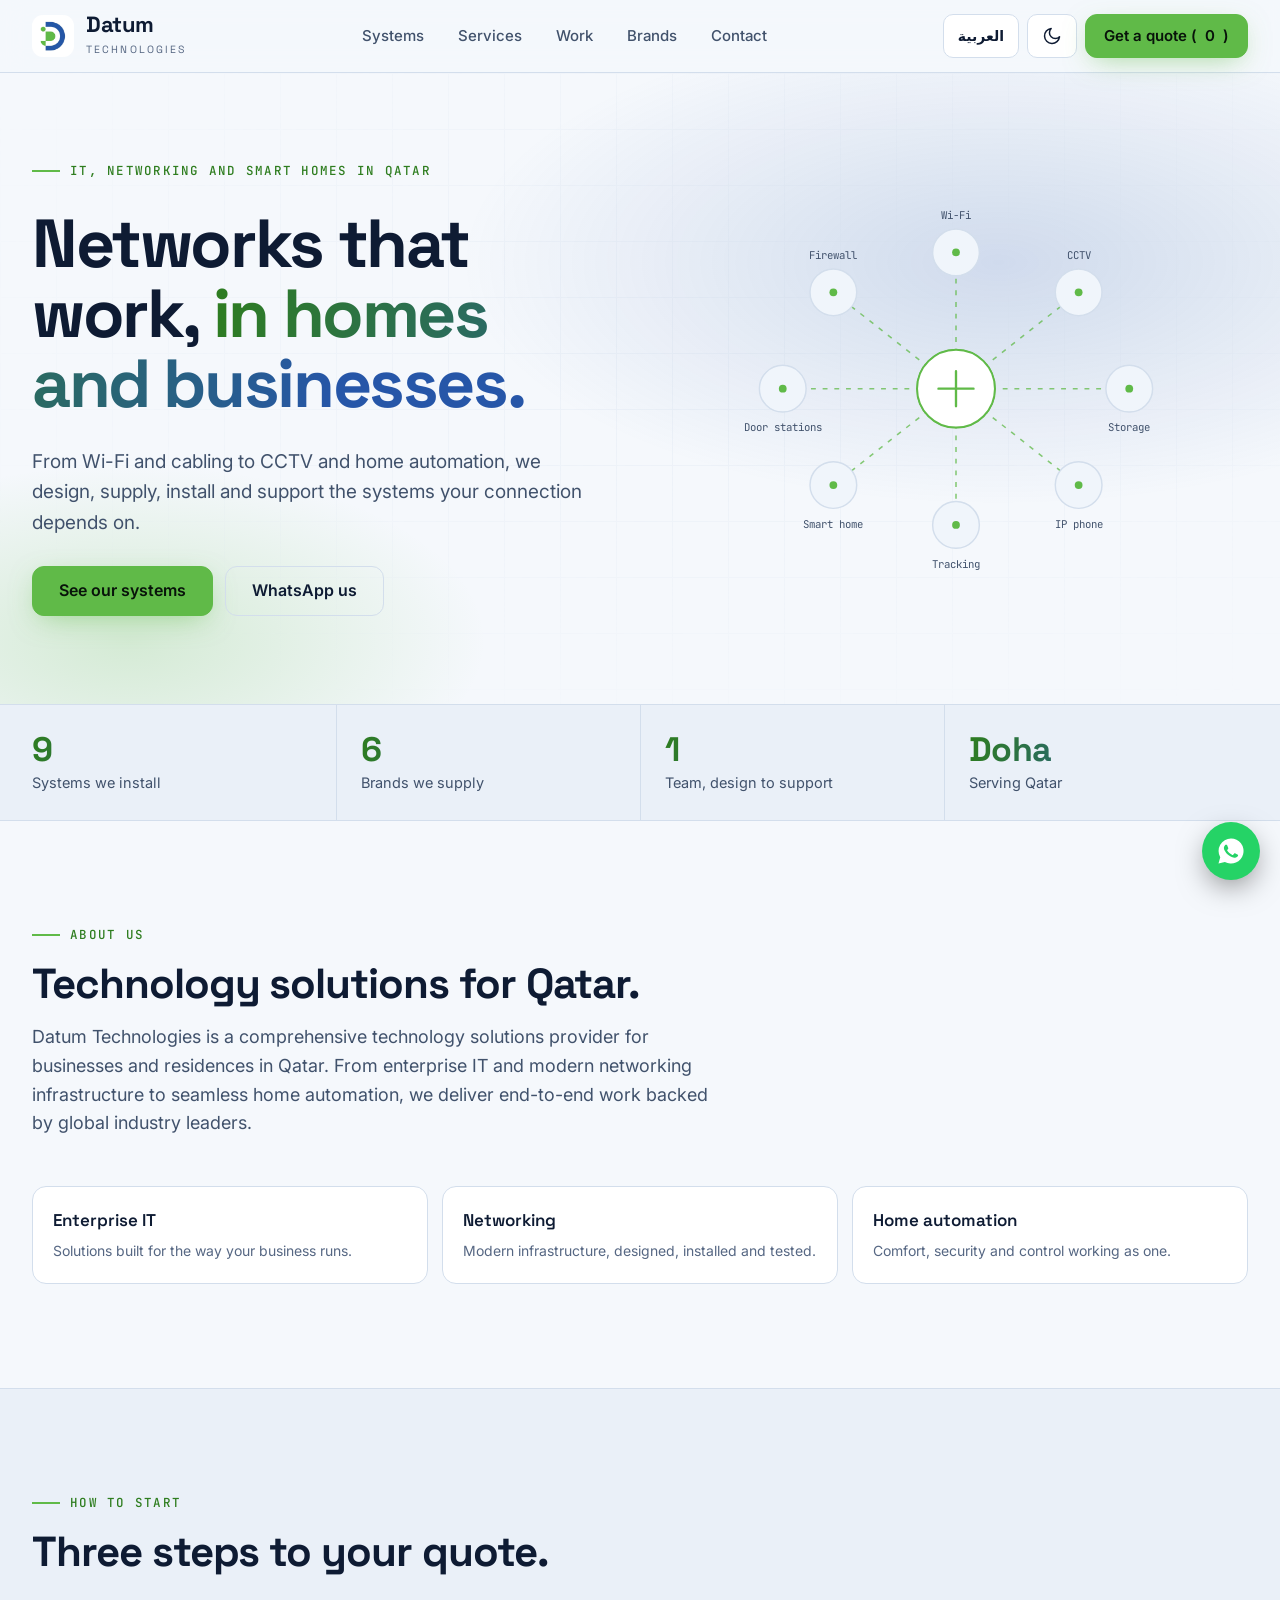
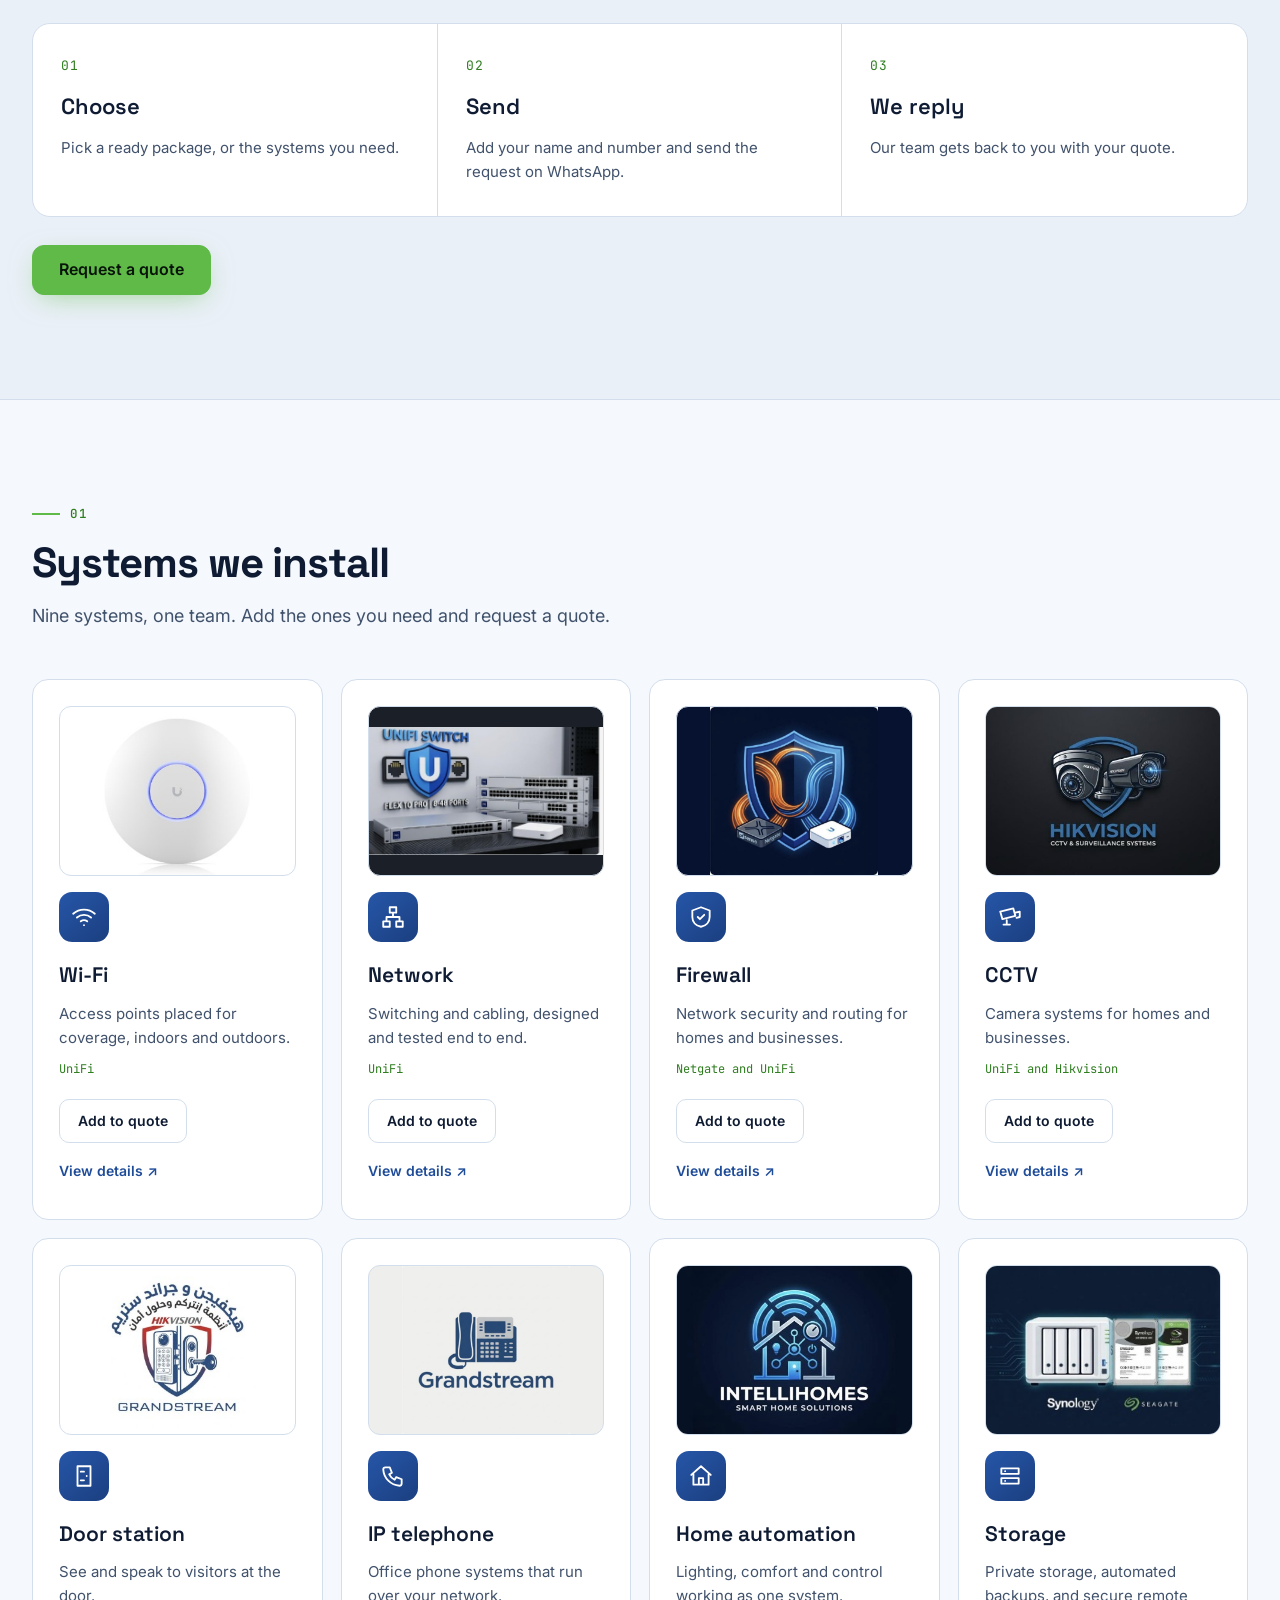
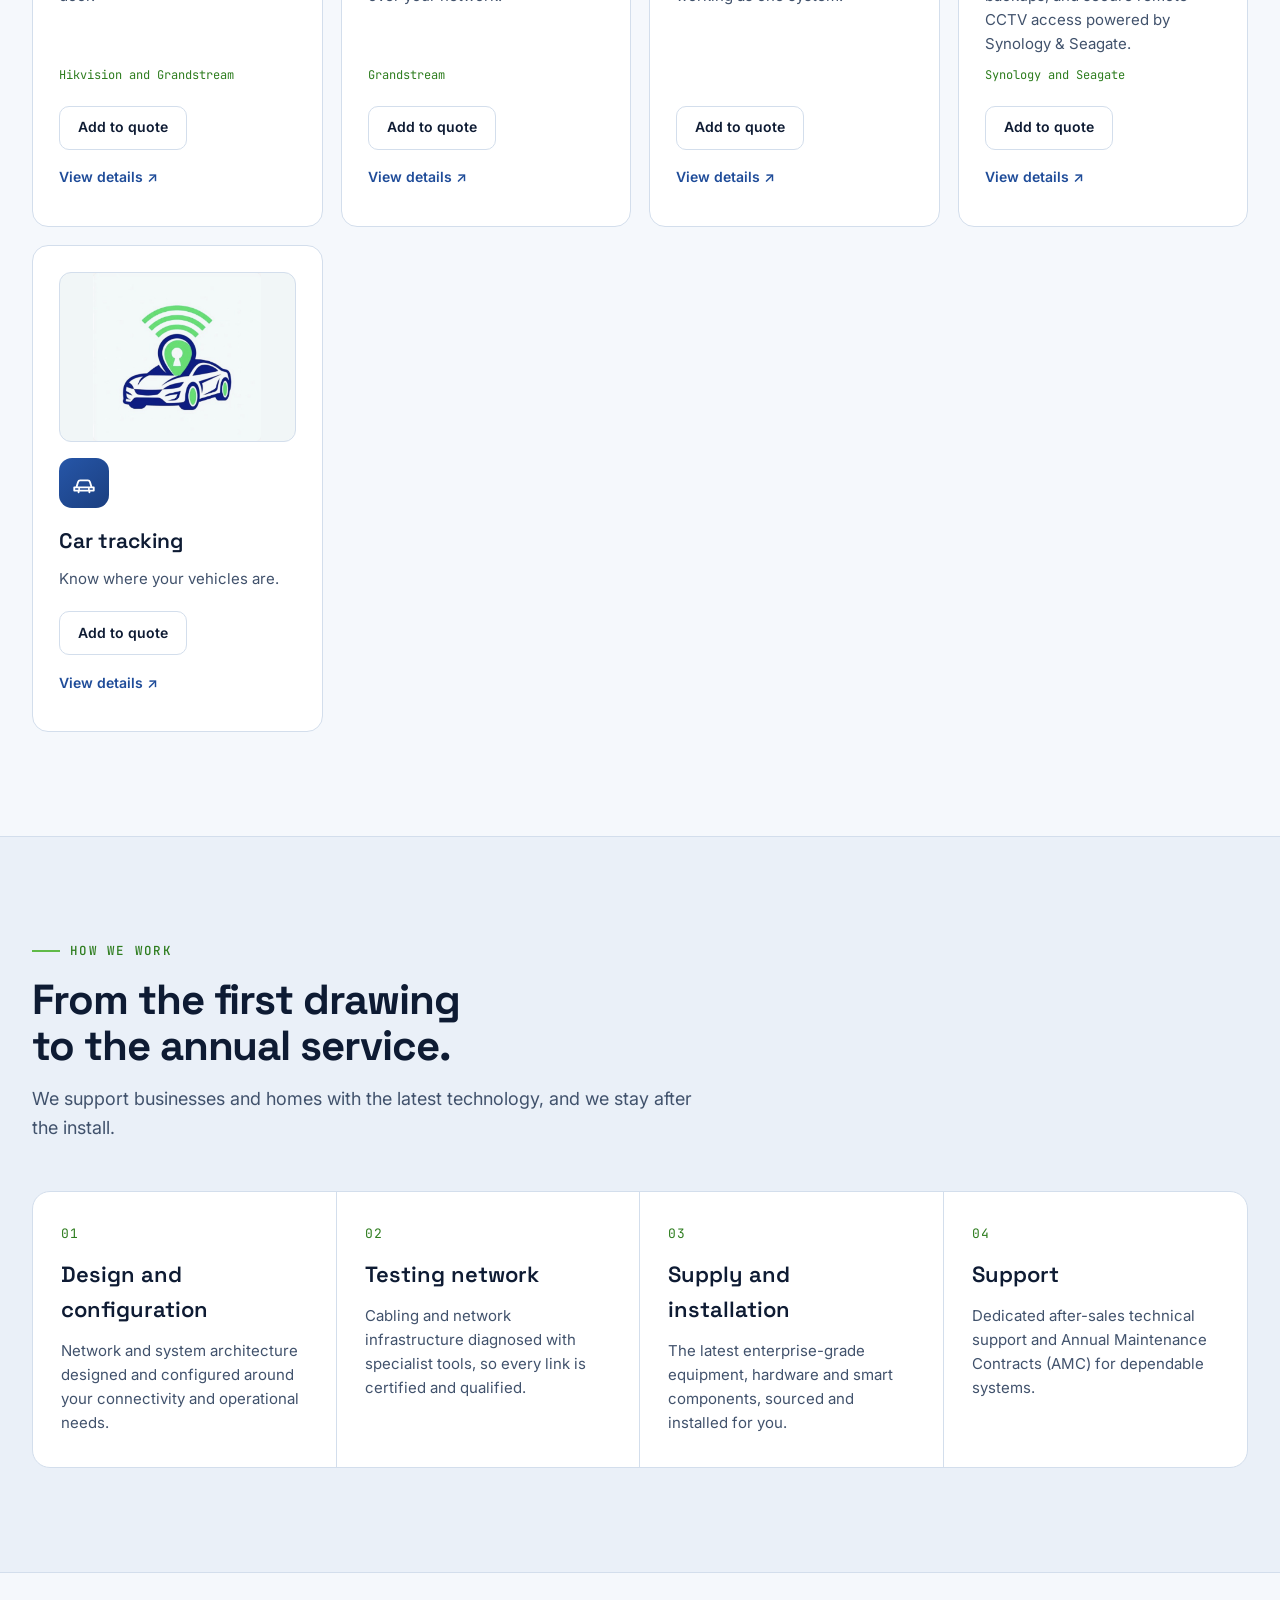
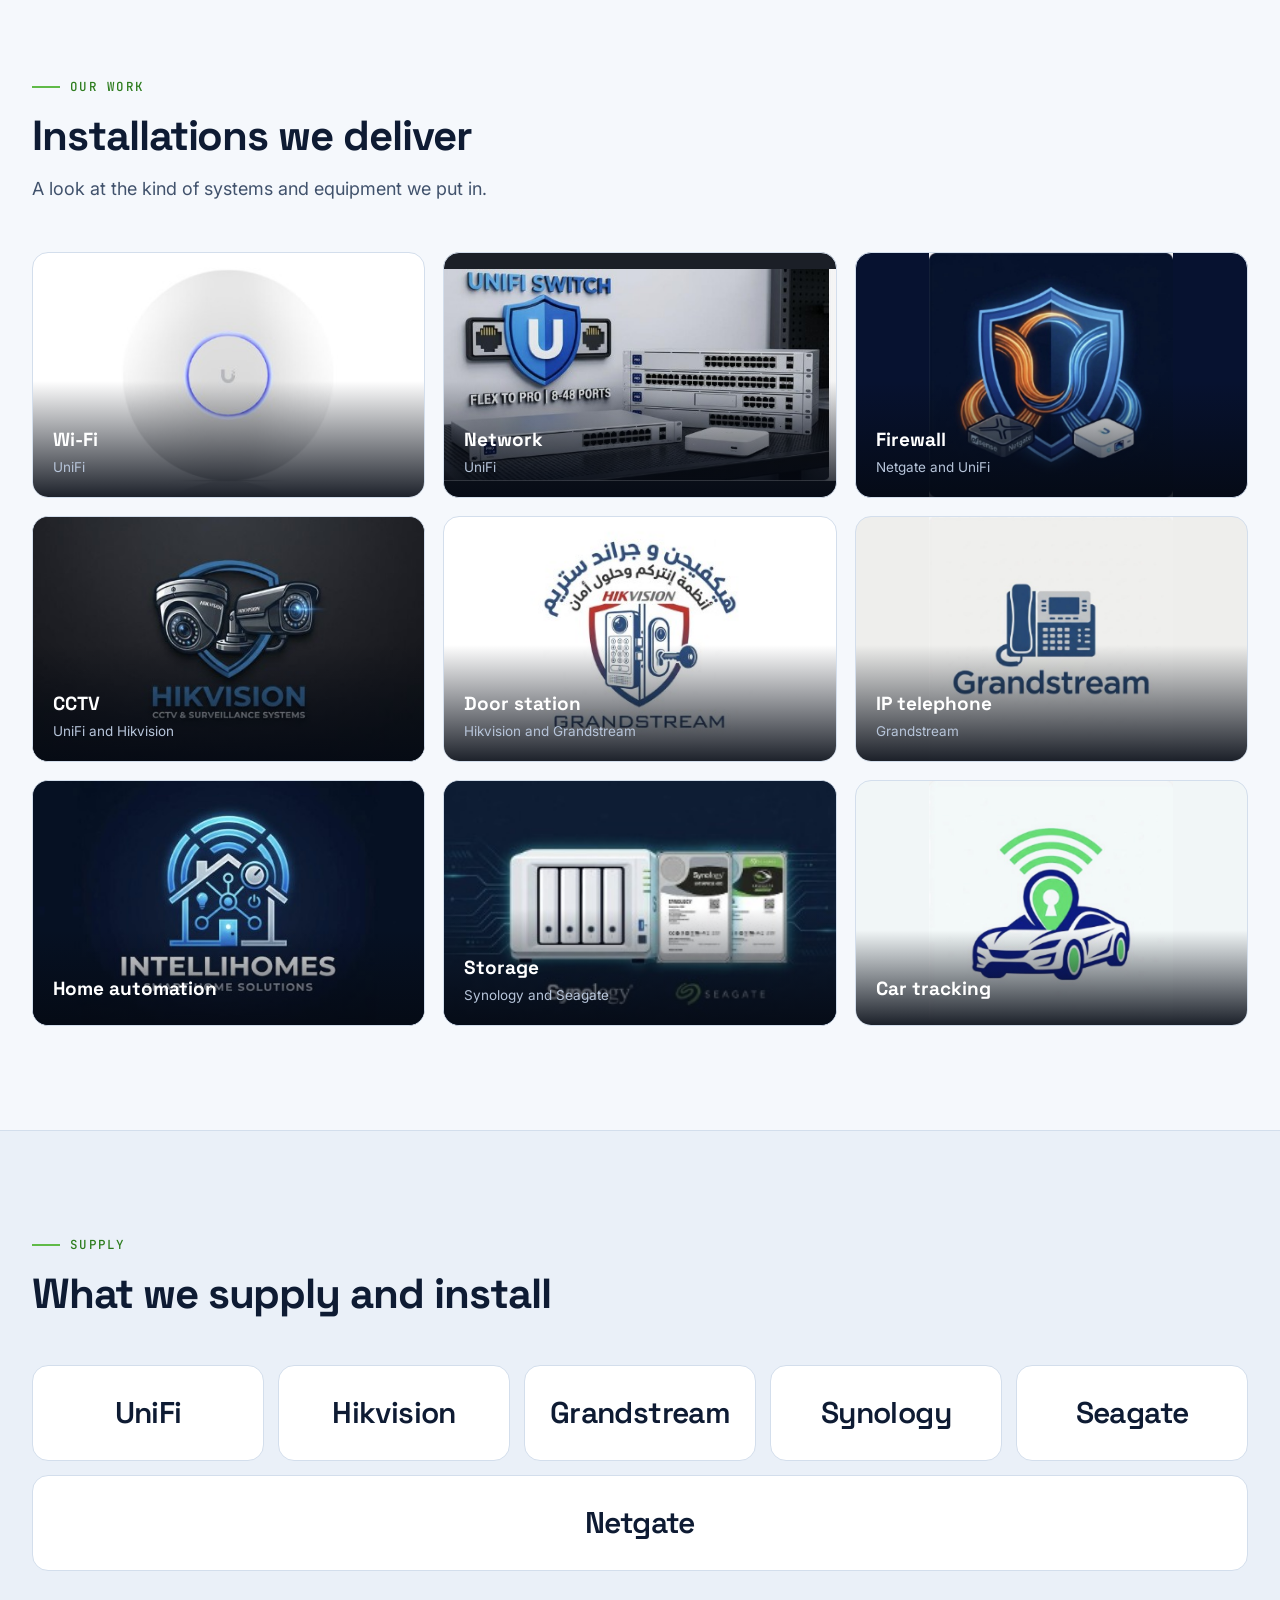
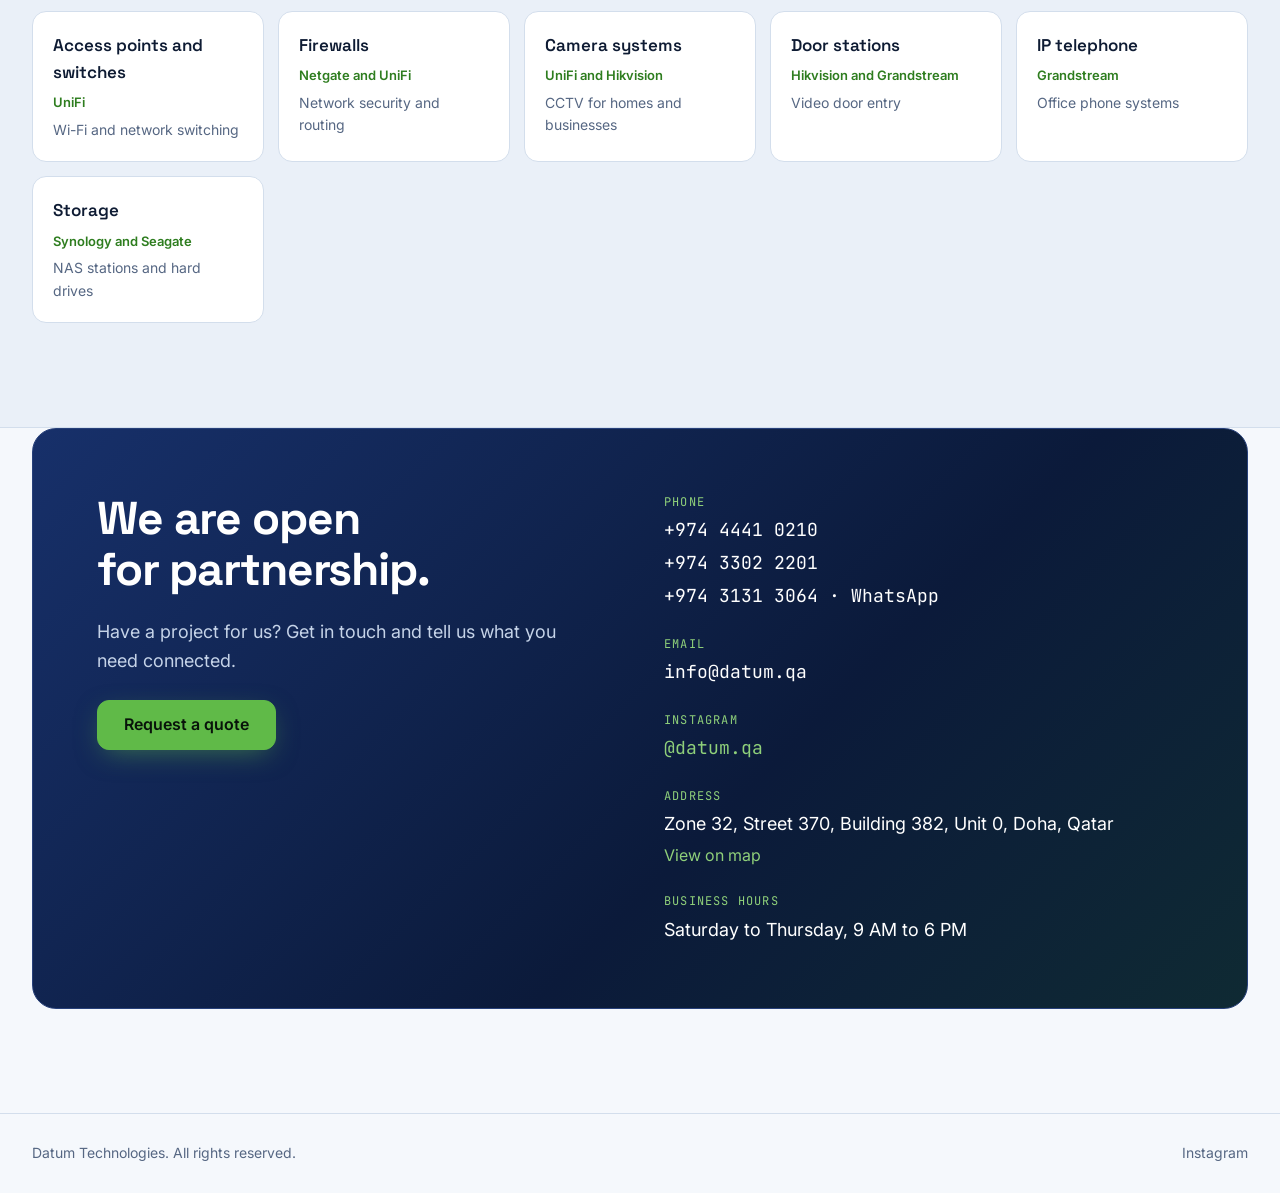
<file: system.html>
<!doctype html>
<html lang="en" dir="ltr" data-theme="dark">
<head>
<meta charset="utf-8">
<meta name="viewport" content="width=device-width, initial-scale=1">
<title>Datum Technologies</title>
<link rel="icon" href="assets/logo.png">
<link rel="apple-touch-icon" href="assets/apple-touch-icon.png">
<link rel="manifest" href="manifest.webmanifest">
<meta name="theme-color" content="#0F2249">
<meta name="description" content="Systems Datum Technologies designs, supplies, installs and supports in Qatar.">
<link rel="canonical" href="https://mohammad-mokhtar398.github.io/datum-website/system.html">
<meta property="og:url" content="https://mohammad-mokhtar398.github.io/datum-website/system.html">
<meta property="og:type" content="website">
<meta property="og:site_name" content="Datum Technologies">
<meta property="og:title" content="Datum Technologies">
<meta property="og:description" content="Systems we design, supply, install and support in Qatar.">
<meta property="og:image" content="https://mohammad-mokhtar398.github.io/datum-website/assets/og.png">
<meta property="og:image:width" content="1200">
<meta property="og:image:height" content="630">
<meta name="twitter:card" content="summary_large_image">
<meta name="twitter:image" content="https://mohammad-mokhtar398.github.io/datum-website/assets/og.png">
<link rel="preconnect" href="https://fonts.googleapis.com">
<link rel="preconnect" href="https://fonts.gstatic.com" crossorigin>
<link rel="stylesheet" href="https://fonts.googleapis.com/css2?family=IBM+Plex+Sans+Arabic:wght@400;500;600;700&family=Inter:wght@400;500;600&family=JetBrains+Mono:wght@400;500&family=Space+Grotesk:wght@500;600;700&display=swap">
<link rel="stylesheet" href="assets/style.css">
<style>
.crumb{display:flex;flex-wrap:wrap;align-items:center;gap:8px;font-size:14px;color:var(--ink3);padding-top:28px}
.crumb a{color:var(--ink2)}
.dh{position:relative;overflow:hidden;border-bottom:1px solid var(--line)}
.dh::before{content:"";position:absolute;inset:0;background:radial-gradient(55% 80% at 85% 20%,var(--glow2),transparent 70%),radial-gradient(40% 50% at 5% 100%,var(--glow),transparent 70%);pointer-events:none}
.dh .wrap{position:relative;display:flex;flex-wrap:wrap;align-items:center;gap:40px;padding-top:40px;padding-bottom:72px}
.dh .txt{flex:1 1 460px;min-width:0;display:flex;flex-direction:column;gap:24px}
.dh h1{font-size:56px}
html[lang=ar] .dh h1{font-size:50px}
.dh .big{flex:0 1 300px;aspect-ratio:1;border-radius:28px;background:linear-gradient(140deg,var(--blue),#14336B);display:grid;place-items:center;border:1px solid #2F5CAA;box-shadow:0 30px 70px -30px var(--blue)}
.dh .big.photo{overflow:hidden;aspect-ratio:4/3;flex-basis:440px;padding:0}
.dh .big.photo img{width:100%;height:100%;display:block}
.dh .big svg{width:42%;height:42%;stroke:#fff;fill:none;stroke-width:1.4;stroke-linecap:round;stroke-linejoin:round}
.chip{display:inline-flex;align-self:flex-start;align-items:center;gap:8px;font-family:'JetBrains Mono',monospace;font-size:13px;color:var(--accent);border:1px solid var(--line);background:var(--surface);border-radius:999px;padding:6px 14px}
.cols{display:grid;grid-template-columns:repeat(auto-fit,minmax(320px,1fr));gap:18px}
.panel{background:var(--surface);border:1px solid var(--line);border-radius:18px;padding:32px;display:flex;flex-direction:column;gap:18px}
.panel h2{font-size:26px}
.ticks{list-style:none;margin:0;padding:0;display:flex;flex-direction:column;gap:14px}
.ticks li{display:flex;gap:12px;align-items:flex-start;color:var(--ink2)}
.ticks li::before{content:"";flex:none;width:20px;height:20px;margin-top:3px;border-radius:50%;background:var(--green) url("data:image/svg+xml,%3Csvg xmlns='http://www.w3.org/2000/svg' viewBox='0 0 20 20'%3E%3Cpath d='M5.5 10.5l3 3 6-6.5' fill='none' stroke='%2308130A' stroke-width='2.2' stroke-linecap='round' stroke-linejoin='round'/%3E%3C/svg%3E") center/20px no-repeat}
.ctaband{border-radius:22px;padding:48px;display:flex;flex-wrap:wrap;align-items:center;justify-content:space-between;gap:24px;background:linear-gradient(135deg,#17306A,#0B1A3A 60%,#0F2A33);border:1px solid #27407A;color:#fff}
.ctaband h2{font-size:34px;max-width:560px}
.ctaband .btn:not(.fill){color:#fff;border-color:#3A5A9A}
.rel .card{padding:22px}
@media (max-width:720px){.dh h1{font-size:38px}html[lang=ar] .dh h1{font-size:34px}.dh .big{flex-basis:140px;width:140px}.dh .wrap{padding-bottom:48px}.panel{padding:22px}.ctaband{padding:28px 20px}.ctaband h2{font-size:26px}}
</style>
</head>
<body>
<div id="app"></div>
<noscript><p style="font-family:sans-serif;padding:20px">Datum Technologies, Doha, Qatar. <a href="index.html#systems">See all systems</a> · <a href="quote.html">Request a quote</a></p></noscript>
<script>
(function () {
  var WA = '97431313064';
  var IDS = ['wifi', 'network', 'fw', 'cctv', 'door', 'phone', 'home', 'nas', 'car'];
  var PHOTOS = {
    wifi: { src: 'assets/img/wifi.jpg', fit: 'contain', bg: '#ffffff' },
    network: { src: 'assets/img/network.jpg', fit: 'contain', bg: '#1b1f27' },
    cctv: { src: 'assets/img/cctv.jpg', fit: 'cover', bg: '#15161b' },
    door: { src: 'assets/img/door.jpg', fit: 'contain', bg: '#ffffff' },
    home: { src: 'assets/img/home.jpg', fit: 'cover', bg: '#061123' },
    nas: { src: 'assets/img/nas.jpg', fit: 'cover', bg: '#0d1c33' },
    phone: { src: 'assets/img/phone.jpg', fit: 'contain', bg: '#eeeeec' },
    fw: { src: 'assets/img/fw.jpg', fit: 'contain', bg: '#071230' },
    car: { src: 'assets/img/car.jpg', fit: 'contain', bg: '#f1f6f7' }
  };
  var ICONS = {
    fw: 'M12 3l8 3v6c0 4.5-3.2 8-8 9-4.8-1-8-4.5-8-9V6z M9 12l2 2 4-4',
    wifi: 'M2 9a15 15 0 0 1 20 0 M5.5 12.5a10 10 0 0 1 13 0 M9 16a5 5 0 0 1 6 0 M12 19.5h.01',
    network: 'M9 3h6v5H9z M3 16h6v5H3z M15 16h6v5h-6z M12 8v4 M6 16v-4h12v4',
    cctv: 'M3 7l12-3 2 7-12 3z M17 8l4-1v5l-3 .8 M9 15v4 M6 19h6',
    door: 'M6 3h12v18H6z M14.5 12h.01 M9 8h3 M9 16h3',
    phone: 'M5 4h4l2 5-2.5 1.5a11 11 0 0 0 5 5L15 13l5 2v4a2 2 0 0 1-2 2A16 16 0 0 1 3 6a2 2 0 0 1 2-2z',
    home: 'M3 11l9-8 9 8 M5 10v10h14V10 M10 20v-6h4v6',
    nas: 'M4 5h16v5H4z M4 14h16v5H4z M7.5 7.5h.01 M7.5 16.5h.01',
    car: 'M5 16l1.5-5a2 2 0 0 1 1.9-1.4h7.2a2 2 0 0 1 1.9 1.4L19 16 M3 16h18v3H3z M7 19v1.5 M17 19v1.5 M7.5 17.5h.01 M16.5 17.5h.01'
  };
  function svg(id) { return '<svg viewBox="0 0 24 24" aria-hidden="true"><path d="' + ICONS[id] + '"/></svg>'; }

  /* name, short description, brands, intro, included[], fits[] */
  var D = {
    en: {
      wifi: ['Wi-Fi', 'Access points placed for coverage, indoors and outdoors.', 'UniFi',
        'Reliable wireless coverage planned around your space, so every room and outdoor area stays connected.',
        ['Site survey and access point placement', 'Indoor and outdoor access points', 'Network setup with guest access', 'Coverage testing after installation'],
        ['Homes and villas', 'Offices and shops', 'Outdoor areas and courtyards']],
      network: ['Network', 'Switching and cabling, designed and tested end to end.', 'UniFi',
        'The wired backbone behind everything else: switching and cabling, designed and tested from end to end.',
        ['Structured cabling design and installation', 'PoE and managed switching', 'Cable testing with advanced tools', 'Documentation of the finished network'],
        ['New buildings and fit-outs', 'Office moves and expansions', 'Upgrading slow or unreliable networks']],
      fw: ['Firewall', 'Network security and routing for homes and businesses.', 'Netgate and UniFi',
        'Protect your network and control what comes in and out, with firewalls from Netgate and UniFi.',
        ['Firewall selection to suit the size of your network', 'Netgate and UniFi firewall setup', 'Rules, VPN and remote access configuration where needed', 'Support after installation'],
        ['Offices and branches', 'Homes with advanced networks', 'Businesses that need secure remote access']],
      cctv: ['CCTV', 'Camera systems for homes and businesses.', 'UniFi and Hikvision',
        'Camera systems that cover the areas that matter, with recording and remote viewing set up for you.',
        ['Camera selection and placement', 'Recorder or network video setup', 'Remote viewing on your phone', 'Cabling, power and configuration'],
        ['Homes and villas', 'Shops and warehouses', 'Offices and car parks']],
      door: ['Door station', 'See and speak to visitors at the door.', 'Hikvision and Grandstream',
        'See and speak to visitors at the door, from inside the building or from your phone.',
        ['Video door station installation', 'Indoor monitor or phone answering', 'Door release control where the lock allows', 'Connection to your existing network'],
        ['Villas and apartments', 'Office entrances', 'Gated entries']],
      phone: ['IP telephone', 'Office phone systems that run over your network.', 'Grandstream',
        'Office phone systems that run over your own network, from a few extensions to a full team.',
        ['IP phone and PBX setup', 'Extensions, call groups and voicemail', 'Network preparation for voice', 'Handover and after-sale support'],
        ['Small and growing offices', 'Branches that need one phone system', 'Businesses replacing old lines']],
      home: ['Home automation', 'Lighting, comfort and control working as one system.', '',
        'Lighting, comfort and control working as one system, instead of separate switches and apps.',
        ['Lighting and scene control', 'Comfort and climate control', 'Control from wall panels and your phone', 'Planned together with your network and wiring'],
        ['New homes and villas', 'Renovations', 'Apartments']],
      nas: ['Storage', 'Private storage, automated backups, and secure remote CCTV access powered by Synology & Seagate.', 'Synology and Seagate',
        'Build your own private cloud with Synology NAS systems, paired with high-endurance Synology and Seagate enterprise hard drives. Designed to keep your critical files, backups, and surveillance footage completely safe, organized, and accessible anytime.',
        [['Total Data Protection & Redundancy:', 'Protect your business and personal files from sudden hardware failure or accidental loss using automated backups and RAID redundancy, ensuring zero data loss even if a drive fails.'],
         ['Enterprise-Grade Security:', 'Keep 100% ownership of your data on your local network with advanced encryption, granular user permissions, and ransomware protection, without relying on costly third-party cloud subscriptions.'],
         ['Remote Surveillance & File Access:', 'Securely monitor your IP cameras and access your files from anywhere in the world via encrypted mobile apps (Synology Drive & DS cam), keeping your cameras isolated from direct internet exposure.'],
         ['Built for 24/7 Reliability:', 'Powered by genuine Synology and Seagate (IronWolf) hard drives engineered for continuous, heavy-duty operation.']],
        ['Offices sharing files', 'Homes with photo and media libraries', 'Businesses that need local backups'],
        'Enterprise NAS & Data Storage Solutions (Synology & Seagate)'],
      car: ['Car tracking', 'Know where your vehicles are.', '',
        'Know where your vehicles are, with tracking set up for a single car or a small fleet.',
        ['Tracker supply and installation', 'Location viewing on phone or web', 'Setup for one vehicle or several', 'Support after installation'],
        ['Families', 'Small businesses with vehicles', 'Delivery and service fleets']]
    },
    ar: {
      wifi: ['الواي فاي', 'نقاط وصول موزعة لتغطية كاملة، داخل المباني وخارجها.', 'UniFi',
        'تغطية لاسلكية موثوقة مخططة حسب مساحتك، لتبقى كل غرفة وكل منطقة خارجية متصلة.',
        ['معاينة الموقع وتحديد أماكن نقاط الوصول', 'نقاط وصول داخلية وخارجية', 'إعداد الشبكة مع شبكة للضيوف', 'اختبار التغطية بعد التركيب'],
        ['المنازل والفلل', 'المكاتب والمحلات', 'الأماكن الخارجية والساحات']],
      network: ['الشبكات', 'سويتشات وكابلات، مصممة ومختبرة من البداية للنهاية.', 'UniFi',
        'العمود الفقري السلكي لكل ما عداه: سويتشات وكابلات، مصممة ومختبرة من البداية للنهاية.',
        ['تصميم وتركيب الكابلات المهيكلة', 'سويتشات PoE وسويتشات مُدارة', 'اختبار الكابلات بأدوات متقدمة', 'توثيق الشبكة بعد الانتهاء'],
        ['المباني الجديدة وأعمال التجهيز', 'انتقال المكاتب وتوسعتها', 'تطوير الشبكات البطيئة أو غير المستقرة']],
      fw: ['الجدار الناري', 'حماية الشبكة والتوجيه للمنازل والشركات.', 'Netgate وUniFi',
        'احمِ شبكتك وتحكم فيما يدخل ويخرج منها، بجدران نارية من Netgate وUniFi.',
        ['اختيار الجدار الناري المناسب لحجم شبكتك', 'إعداد جدران Netgate وUniFi النارية', 'ضبط القواعد وVPN والوصول عن بعد عند الحاجة', 'الدعم بعد التركيب'],
        ['المكاتب والفروع', 'المنازل ذات الشبكات المتقدمة', 'الشركات التي تحتاج وصولًا آمنًا عن بعد']],
      cctv: ['كاميرات المراقبة', 'أنظمة كاميرات للمنازل والشركات.', 'UniFi وHikvision',
        'أنظمة كاميرات تغطي المناطق المهمة، مع إعداد التسجيل والمشاهدة عن بعد.',
        ['اختيار الكاميرات وتحديد أماكنها', 'إعداد جهاز التسجيل أو التسجيل عبر الشبكة', 'المشاهدة عن بعد على هاتفك', 'الكابلات والتغذية والإعداد'],
        ['المنازل والفلل', 'المحلات والمستودعات', 'المكاتب ومواقف السيارات']],
      door: ['محطة الباب', 'شاهد زوارك وتحدث معهم عند الباب.', 'Hikvision وGrandstream',
        'شاهد زوارك وتحدث معهم عند الباب، من داخل المبنى أو من هاتفك.',
        ['تركيب محطة باب بالفيديو', 'شاشة داخلية أو الرد من الهاتف', 'التحكم في فتح الباب حيثما يسمح القفل', 'الربط بشبكتك الحالية'],
        ['الفلل والشقق', 'مداخل المكاتب', 'البوابات']],
      phone: ['الهاتف عبر IP', 'أنظمة هاتف للمكاتب تعمل عبر شبكتك.', 'Grandstream',
        'أنظمة هاتف للمكاتب تعمل عبر شبكتك الخاصة، من بضعة خطوط إلى فريق كامل.',
        ['إعداد الهواتف وسنترال IP', 'الخطوط الداخلية ومجموعات الاتصال والبريد الصوتي', 'تجهيز الشبكة للصوت', 'التسليم والدعم بعد البيع'],
        ['المكاتب الصغيرة والنامية', 'الفروع التي تحتاج نظام هاتف واحد', 'الشركات التي تستبدل خطوطها القديمة']],
      home: ['أتمتة المنازل', 'الإضاءة والراحة والتحكم في نظام واحد.', '',
        'الإضاءة والراحة والتحكم في نظام واحد بدل المفاتيح والتطبيقات المنفصلة.',
        ['التحكم في الإضاءة والمشاهد', 'التحكم في الراحة والتكييف', 'التحكم من لوحات الحائط وهاتفك', 'تخطيط متكامل مع شبكتك وتمديداتك'],
        ['المنازل والفلل الجديدة', 'أعمال التجديد', 'الشقق']],
      nas: ['التخزين', 'تخزين خاص ونسخ احتياطي تلقائي ووصول آمن عن بعد لكاميرات المراقبة، بأجهزة Synology وSeagate.', 'Synology وSeagate',
        'أنشئ سحابتك الخاصة بأجهزة Synology NAS مع أقراص Synology وSeagate المؤسسية عالية التحمل، لتبقى ملفاتك الحساسة ونسخك الاحتياطية ولقطات المراقبة آمنة ومنظمة ومتاحة في أي وقت.',
        [['حماية كاملة للبيانات:', 'احمِ ملفات عملك وملفاتك الشخصية من أعطال الأجهزة المفاجئة أو الفقد العرضي بالنسخ الاحتياطي التلقائي وتقنية RAID، دون فقدان للبيانات حتى لو تعطل أحد الأقراص.'],
         ['أمان بمستوى المؤسسات:', 'احتفظ بملكية بياناتك بالكامل على شبكتك المحلية مع تشفير متقدم وصلاحيات مستخدمين دقيقة وحماية من برامج الفدية، دون الحاجة إلى اشتراكات سحابية مكلفة.'],
         ['مراقبة وملفات عن بعد:', 'راقب كاميرات IP واطّلع على ملفاتك من أي مكان في العالم عبر تطبيقات جوال مشفّرة (Synology Drive وDS cam)، مع إبقاء كاميراتك معزولة عن الإنترنت المباشر.'],
         ['مصمم للعمل على مدار الساعة:', 'يعمل بأقراص Synology وSeagate (IronWolf) الأصلية المصممة للتشغيل المستمر الشاق.']],
        ['المكاتب التي تتشارك الملفات', 'المنازل التي تحتفظ بمكتبات صور ووسائط', 'الشركات التي تحتاج نسخًا احتياطية محلية'],
        'حلول التخزين المؤسسية NAS وحفظ البيانات (Synology وSeagate)'],
      car: ['تتبع السيارات', 'اعرف أين مركباتك.', '',
        'اعرف أين مركباتك، مع إعداد التتبع لسيارة واحدة أو لأسطول صغير.',
        ['توريد وتركيب أجهزة التتبع', 'عرض الموقع على الهاتف أو الويب', 'إعداد لمركبة واحدة أو عدة مركبات', 'الدعم بعد التركيب'],
        ['العائلات', 'الشركات الصغيرة التي تملك مركبات', 'أساطيل التوصيل والخدمة']]
    }
  };

  var T = {
    en: {
      dir: 'ltr', other: 'العربية', navBack: 'All systems', quote: 'Get a quote',
      home: 'Home', systems: 'Systems',
      brands: 'Brands', incH: 'What we deliver', fitH: 'Where it fits',
      procEy: 'How we work', procH: 'From first drawing to annual service',
      steps: [['Design and configuration', 'Design and configuration to meet the connectivity you need.'], ['Testing network', 'Network infrastructure tested with advanced tools to qualify all cabling.'], ['Supply and installation', 'Supply and installation of the latest equipment and components.'], ['Support', 'After-sale support and an annual maintenance contract.']],
      ctaH: 'Ready to plan this system?', ctaBtn: 'Request a quote', ctaAll: 'See all systems',
      relEy: 'More systems', relH: 'You may also need', view: 'View details',
      skip: 'Skip to content', rights: 'Datum Technologies. All rights reserved.', theme: 'Switch between dark and light mode', waLabel: 'Chat on WhatsApp', waBtn: 'Ask on WhatsApp', shareBtn: 'Share', shareText: 'Take a look at this system from Datum Technologies:',
      wMsg: function (n) { return 'Hello Datum, I would like a quote for: ' + n; }
    },
    ar: {
      dir: 'rtl', other: 'English', navBack: 'كل الأنظمة', quote: 'اطلب عرض سعر',
      home: 'الرئيسية', systems: 'الأنظمة',
      brands: 'العلامات التجارية', incH: 'ما نقدمه', fitH: 'أين يناسب',
      procEy: 'كيف نعمل', procH: 'من أول مخطط إلى الصيانة السنوية',
      steps: [['التصميم والإعداد', 'تصميم وإعداد الشبكة بما يحقق الاتصال الذي تحتاجه.'], ['اختبار الشبكة', 'اختبار البنية التحتية للشبكة بأدوات متقدمة للتأكد من جودة كل الكابلات.'], ['التوريد والتركيب', 'توريد وتركيب أحدث المعدات والمكونات.'], ['الدعم', 'دعم بعد البيع وعقد صيانة سنوي.']],
      ctaH: 'جاهز لتخطيط هذا النظام؟', ctaBtn: 'اطلب عرض سعر', ctaAll: 'كل الأنظمة',
      relEy: 'أنظمة أخرى', relH: 'قد تحتاج أيضًا', view: 'عرض التفاصيل',
      skip: 'تخطَّ إلى المحتوى', rights: 'داتوم تكنولوجيز. جميع الحقوق محفوظة.', theme: 'التبديل بين الوضع الداكن والفاتح', waLabel: 'تواصل عبر واتساب', waBtn: 'اسأل عبر واتساب', shareBtn: 'مشاركة', shareText: 'اطّلع على هذا النظام من داتوم تكنولوجيز:',
      wMsg: function (n) { return 'مرحبًا داتوم، أرغب في الحصول على عرض سعر لـ: ' + n; }
    }
  };

  function store(k) { try { return localStorage.getItem(k); } catch (e) { return null; } }
  function put(k, v) { try { localStorage.setItem(k, v); } catch (e) {} }
  function esc(s) { return String(s).replace(/&/g, '&amp;').replace(/</g, '&lt;').replace(/>/g, '&gt;').replace(/"/g, '&quot;'); }

  var q = new URLSearchParams(location.search);
  var id = q.get('id');
  if (IDS.indexOf(id) < 0) { location.replace('index.html#systems'); return; }
  var lang = q.get('lang') === 'ar' || q.get('lang') === 'en' ? q.get('lang') : (store('datum-lang') === 'ar' || store('datum-lang') === 'en' ? store('datum-lang') : ((navigator.language || '').toLowerCase().indexOf('ar') === 0 ? 'ar' : 'en'));
  var theme = store('datum-theme');
  if (theme !== 'light' && theme !== 'dark') theme = 'light';
  var app = document.getElementById('app');

  function render() {
    var L = T[lang], d = D[lang][id];
    document.documentElement.lang = lang;
    document.documentElement.dir = L.dir;
    document.documentElement.setAttribute('data-theme', theme);
    document.title = d[0] + ' | Datum Technologies';
    var pageUrl = 'https://mohammad-mokhtar398.github.io/datum-website/system.html?id=' + id;
    var setMeta = function (sel, attr, val) { var m = document.querySelector(sel); if (m) m.setAttribute(attr, val); };
    var seoDesc = d[1] + ' ' + (lang === 'ar' ? 'من داتوم تكنولوجيز في قطر.' : 'By Datum Technologies in Qatar.');
    setMeta('meta[name=description]', 'content', seoDesc);
    setMeta('link[rel=canonical]', 'href', pageUrl);
    setMeta('meta[property="og:url"]', 'content', pageUrl);
    setMeta('meta[property="og:title"]', 'content', document.title);
    setMeta('meta[property="og:description"]', 'content', seoDesc);
    var oldLd = document.getElementById('ld'); if (oldLd) oldLd.remove();
    var ldEl = document.createElement('script'); ldEl.type = 'application/ld+json'; ldEl.id = 'ld';
    ldEl.textContent = JSON.stringify({ '@context': 'https://schema.org', '@type': 'Service', name: d[0], description: d[3], serviceType: d[0], url: pageUrl, areaServed: { '@type': 'Country', name: 'Qatar' }, provider: { '@id': 'https://mohammad-mokhtar398.github.io/datum-website/#business', '@type': 'LocalBusiness', name: 'Datum Technologies', url: 'https://mohammad-mokhtar398.github.io/datum-website/' } });
    document.head.appendChild(ldEl);
    var wa = 'https://wa.me/' + WA + '?text=' + encodeURIComponent(L.wMsg(d[0]));
    var gen = 'https://wa.me/' + WA;
    var qh = 'quote.html?add=' + id + '&lang=' + lang;
    var rel = IDS.filter(function (x) { return x !== id; }).slice(0, 3).map(function (x) {
      var r = D[lang][x];
      var ph = PHOTOS[x];
      return '<div class="card rv">' + (ph ? '<a class="thumb" tabindex="-1" aria-hidden="true" href="system.html?id=' + x + '&lang=' + lang + '" style="background:' + ph.bg + '"><img src="' + ph.src + '" alt="" loading="lazy" style="object-fit:' + ph.fit + '"></a>' : '') + '<div class="ico">' + svg(x) + '</div><h3><a href="system.html?id=' + x + '&lang=' + lang + '">' + esc(r[0]) + '</a></h3><span class="d">' + esc(r[1]) + '</span>' +
        '<div class="acts"><a class="more" href="system.html?id=' + x + '&lang=' + lang + '">' + esc(L.view) + '</a></div></div>';
    }).join('');
    var steps = L.steps.map(function (s, i) { return '<div class="step"><span class="no">0' + (i + 1) + '</span><h3>' + esc(s[0]) + '</h3><p>' + esc(s[1]) + '</p></div>'; }).join('');
    var li = function (a) { return a.map(function (t) { return '<li>' + (Array.isArray(t) ? '<span><b>' + esc(t[0]) + '</b> ' + esc(t[1]) + '</span>' : esc(t)) + '</li>'; }).join(''); };

    app.innerHTML =
      '<a class="skip" href="#main">' + esc(L.skip) + '</a>' +
      '<header><div class="wrap bar"><a href="index.html" class="brand" dir="ltr"><span class="lg"><img src="assets/logo.png" alt=""></span><span><b>Datum</b><small>Technologies</small></span></a>' +
      '<nav><a class="l" href="index.html#systems">' + esc(L.navBack) + '</a></nav>' +
      '<div class="tools"><button type="button" class="ib" id="langBtn">' + esc(L.other) + '</button>' +
      '<button type="button" class="ib" id="themeBtn" aria-label="' + esc(L.theme) + '"><svg class="ic-sun" viewBox="0 0 24 24"><circle cx="12" cy="12" r="4"/><path d="M12 2v2M12 20v2M4.9 4.9l1.4 1.4M17.7 17.7l1.4 1.4M2 12h2M20 12h2M4.9 19.1l1.4-1.4M17.7 6.3l1.4-1.4"/></svg><svg class="ic-moon" viewBox="0 0 24 24"><path d="M21 13A9 9 0 1 1 11 3a7 7 0 0 0 10 10z"/></svg></button>' +
      '<a class="btn fill sm" href="' + qh + '">' + esc(L.quote) + '</a></div></div></header>' +
      '<main id="main" tabindex="-1"><section class="dh"><div class="wrap" style="flex-direction:column;align-items:stretch;gap:0;padding:0 32px">' +
      '<div class="crumb"><a href="index.html">' + esc(L.home) + '</a><span>/</span><a href="index.html#systems">' + esc(L.systems) + '</a><span>/</span><span>' + esc(d[0]) + '</span></div>' +
      '<div style="display:flex;flex-wrap:wrap;align-items:center;gap:40px;padding:24px 0 56px"><div class="txt"><span class="eyebrow">' + esc(L.systems) + '</span><h1>' + esc(d[0]) + '</h1>' +
      '<p class="lead">' + esc(d[3]) + '</p>' +
      (d[2] ? '<span class="chip"' + (lang === 'en' ? ' dir="ltr"' : '') + '>' + esc(L.brands) + ' · ' + esc(d[2]) + '</span>' : '') +
      '<div class="row"><a class="btn fill" href="' + qh + '">' + esc(L.ctaBtn) + '</a><a class="btn" href="' + wa + '" target="_blank" rel="noopener">' + esc(L.waBtn) + '</a><button type="button" class="btn" id="shareBtn">' + esc(L.shareBtn) + '</button><a class="btn" href="index.html#systems">' + esc(L.ctaAll) + '</a></div></div>' +
      (PHOTOS[id] ? '<div class="big photo" style="background:' + PHOTOS[id].bg + '"><img src="' + PHOTOS[id].src + '" alt="' + esc(d[0]) + '" style="object-fit:' + PHOTOS[id].fit + '"></div>' : '<div class="big">' + svg(id) + '</div>') + '</div></div></section>' +

      '<section class="sec"><div class="wrap"><div class="cols">' +
      '<div class="panel rv"><h2>' + esc(d[6] || L.incH) + '</h2><ul class="ticks">' + li(d[4]) + '</ul></div>' +
      '<div class="panel rv"><h2>' + esc(L.fitH) + '</h2><ul class="ticks">' + li(d[5]) + '</ul></div></div></div></section>' +

      '<section class="sec alt"><div class="wrap"><div class="head rv"><span class="eyebrow">' + esc(L.procEy) + '</span><h2>' + esc(L.procH) + '</h2></div><div class="steps rv">' + steps + '</div></div></section>' +

      '<section class="sec rel"><div class="wrap"><div class="head rv"><span class="eyebrow">' + esc(L.relEy) + '</span><h2>' + esc(L.relH) + '</h2></div><div class="cards">' + rel + '</div></div></section>' +

      '<section class="wrap"><div class="ctaband rv"><h2>' + esc(L.ctaH) + '</h2><a class="btn fill" href="' + qh + '">' + esc(L.ctaBtn) + '</a></div></section></main>' +
      '<footer><div class="wrap"><span>' + esc(L.rights) + '</span><span><a href="index.html">datum</a></span></div></footer>' +
      '<a class="sbar" href="' + qh + '">' + esc(L.quote) + '</a>' +
      '<a class="wa" href="' + wa + '" target="_blank" rel="noopener" aria-label="' + esc(L.waLabel) + '"><svg viewBox="0 0 24 24"><path d="M12 2a10 10 0 0 0-8.6 15L2 22l5.1-1.3A10 10 0 1 0 12 2zm5.2 14.1c-.2.6-1.3 1.2-1.8 1.2-.5.1-1 .2-3.3-.7-2.8-1.2-4.6-4-4.7-4.2-.1-.2-1.1-1.5-1.1-2.8s.7-2 .9-2.3c.2-.3.5-.3.7-.3h.5c.2 0 .4 0 .6.5l.8 2c.1.2.1.4 0 .5l-.3.5-.4.4c-.1.2-.3.3-.1.6.2.3.8 1.3 1.7 2.1 1.2 1 2.1 1.3 2.4 1.5.3.1.5.1.6-.1l.9-1.1c.2-.3.4-.2.6-.1l1.9.9c.3.1.5.2.5.3.1.2.1.8-.1 1.4z"/></svg></a>';

    document.getElementById('langBtn').addEventListener('click', function () {
      lang = lang === 'en' ? 'ar' : 'en';
      put('datum-lang', lang);
      history.replaceState(null, '', 'system.html?id=' + id + '&lang=' + lang);
      render();
    });
    document.getElementById('shareBtn').addEventListener('click', function () {
      var url = location.origin + location.pathname + '?id=' + id;
      var text = L.shareText + ' ' + D[lang][id][0];
      if (navigator.share) { navigator.share({ title: document.title, text: text, url: url }).catch(function () {}); return; }
      window.open('https://wa.me/?text=' + encodeURIComponent(text + '\n' + url), '_blank', 'noopener');
    });
    document.getElementById('themeBtn').addEventListener('click', function () {
      theme = theme === 'dark' ? 'light' : 'dark';
      document.documentElement.setAttribute('data-theme', theme);
      put('datum-theme', theme);
    });
    var els = document.querySelectorAll('.rv');
    if (!('IntersectionObserver' in window)) { for (var i = 0; i < els.length; i++) els[i].classList.add('in'); return; }
    var io = new IntersectionObserver(function (es) {
      es.forEach(function (e) { if (e.isIntersecting) { e.target.classList.add('in'); io.unobserve(e.target); } });
    }, { threshold: 0.12 });
    for (var j = 0; j < els.length; j++) io.observe(els[j]);
  }
  function onScroll() { document.body.classList.toggle('sbar-on', (window.pageYOffset || 0) > 420); }
  window.addEventListener('scroll', onScroll, { passive: true });
  render();
  onScroll();
})();
</script>
</body>
</html>
</file>
<file: assets/style.css>
:root{--blue:#2656A8;--green:#60BA48;--on-green:#08130A;color-scheme:dark}
html[data-theme=dark]{--warn:#E0A83A;--bg:#0F2249;--bg2:#12275A;--surface:#163062;--surface2:#1B3A72;--line:#2F4F86;--ink:#E8EEF8;--ink2:#A9B7CC;--ink3:#9DADC6;--link:#7FB0FF;--accent:#60BA48;--glow:rgba(96,186,72,.18);--glow2:rgba(38,86,168,.45);color-scheme:dark}
html[data-theme=light]{--warn:#8A5A00;--bg:#F5F8FC;--bg2:#EAF0F8;--surface:#FFFFFF;--surface2:#F0F5FB;--line:#D3DEEC;--ink:#0E1B33;--ink2:#41526C;--ink3:#566783;--link:#1F4C99;--accent:#2E7D1F;--glow:rgba(96,186,72,.22);--glow2:rgba(38,86,168,.18);color-scheme:light}
*{box-sizing:border-box}
html{scroll-behavior:smooth;scroll-padding-top:84px}
body{margin:0;background:var(--bg);color:var(--ink);font-family:Inter,system-ui,sans-serif;font-size:16px;line-height:1.6;transition:background .3s,color .3s}
html[lang=ar] body{font-family:'IBM Plex Sans Arabic',system-ui,sans-serif;font-size:17px;line-height:1.75}
a{color:var(--link);text-decoration:none}
a:hover{text-decoration:underline}
:focus-visible{outline:3px solid var(--green);outline-offset:2px}
.wrap{max-width:1280px;margin:0 auto;padding:0 32px}
.disp,h1,h2,h3{font-family:'Space Grotesk',sans-serif}
html[lang=ar] .disp,html[lang=ar] h1,html[lang=ar] h2,html[lang=ar] h3{font-family:'IBM Plex Sans Arabic',sans-serif}
.mono{font-family:'JetBrains Mono',monospace}
h1{margin:0;font-weight:700;font-size:68px;line-height:1.03;letter-spacing:-.035em;text-wrap:balance}
h2{margin:0;font-weight:700;font-size:42px;line-height:1.1;letter-spacing:-.025em;text-wrap:balance}
html[lang=ar] h1{font-size:58px;line-height:1.25;letter-spacing:0}
html[lang=ar] h2{line-height:1.3;letter-spacing:0}
.grad{background:linear-gradient(100deg,var(--green),#4FA3FF 75%);-webkit-background-clip:text;background-clip:text;color:transparent}
html[data-theme=light] .grad{background:linear-gradient(100deg,#2E7D1F,#2656A8 75%);-webkit-background-clip:text;background-clip:text}
.eyebrow{display:inline-flex;align-items:center;gap:10px;font-family:'JetBrains Mono',monospace;font-size:12.5px;letter-spacing:.1em;text-transform:uppercase;color:var(--accent);font-weight:500}
.eyebrow::before{content:"";width:28px;height:2px;background:var(--green)}
html[lang=ar] .eyebrow{font-family:inherit;font-size:15px;letter-spacing:0;text-transform:none;font-weight:600}
.lead{font-size:19px;color:var(--ink2);max-width:560px;margin:0}
/* header */
header{position:sticky;top:0;z-index:50;background:color-mix(in srgb,var(--bg) 82%,transparent);backdrop-filter:blur(14px);-webkit-backdrop-filter:blur(14px);border-bottom:1px solid var(--line)}
.bar{display:flex;align-items:center;justify-content:space-between;gap:16px;height:72px}
.brand{display:flex;align-items:center;gap:12px;color:var(--ink);text-decoration:none!important}
.brand .lg{width:42px;height:42px;border-radius:11px;background:#fff;display:grid;place-items:center;flex:none}
.brand .lg img{width:26px;height:auto;display:block}
.brand b{font-family:'Space Grotesk',sans-serif;font-size:22px;letter-spacing:-.02em;line-height:1}
.brand small{display:block;font-family:'Space Grotesk',sans-serif;font-size:10.5px;letter-spacing:.2em;text-transform:uppercase;color:var(--ink3);margin-top:3px}
nav{display:flex;align-items:center;gap:6px}
nav a.l{color:var(--ink2);font-weight:500;font-size:15px;padding:10px 14px;border-radius:8px}
nav a.l:hover{color:var(--ink);background:var(--surface);text-decoration:none}
.tools{display:flex;align-items:center;gap:8px}
.ib{font:inherit;font-size:14px;font-weight:600;color:var(--ink);background:var(--surface);border:1px solid var(--line);border-radius:10px;min-height:44px;min-width:44px;padding:0 14px;cursor:pointer;display:inline-flex;align-items:center;justify-content:center;gap:8px}
.ib:hover{border-color:var(--green)}
.ib svg{width:20px;height:20px;stroke:currentColor;fill:none;stroke-width:1.8;stroke-linecap:round;stroke-linejoin:round}
html[data-theme=dark] .ic-moon{display:none}
html[data-theme=light] .ic-sun{display:none}
.btn{display:inline-flex;align-items:center;justify-content:center;gap:8px;font:inherit;font-weight:600;font-size:16px;min-height:50px;padding:0 26px;border-radius:12px;border:1.5px solid var(--line);color:var(--ink);background:transparent;cursor:pointer;text-decoration:none!important;transition:transform .2s,border-color .2s,box-shadow .2s}
.btn:hover{transform:translateY(-2px);border-color:var(--green)}
.btn.fill{background:var(--green);border-color:var(--green);color:var(--on-green);box-shadow:0 8px 28px -8px rgba(96,186,72,.55)}
.btn.sm{min-height:44px;padding:0 18px;font-size:15px}
/* hero */
.hero{position:relative;overflow:hidden}
.hero::before{content:"";position:absolute;inset:0;background:radial-gradient(60% 55% at 78% 30%,var(--glow2),transparent 70%),radial-gradient(40% 40% at 10% 90%,var(--glow),transparent 70%);pointer-events:none}
.hero::after{content:"";position:absolute;inset:0;background-image:linear-gradient(var(--line) 1px,transparent 1px),linear-gradient(90deg,var(--line) 1px,transparent 1px);background-size:56px 56px;opacity:.35;-webkit-mask-image:radial-gradient(70% 70% at 60% 40%,#000,transparent);mask-image:radial-gradient(70% 70% at 60% 40%,#000,transparent);pointer-events:none}
.hero .wrap{position:relative;z-index:1;display:flex;flex-wrap:wrap;align-items:center;gap:48px;padding-top:88px;padding-bottom:88px}
.hero .wrap>div{flex:1 1 460px;min-width:0}
.stack{display:flex;flex-direction:column;gap:28px}
.row{display:flex;flex-wrap:wrap;gap:12px}
.topo{width:100%;height:auto;display:block;direction:ltr}
.topo .ln{stroke:var(--green);stroke-width:1.6;fill:none;stroke-dasharray:5 7;opacity:.75;animation:flow 1.6s linear infinite}
.topo .core{fill:var(--surface);stroke:var(--green);stroke-width:2}
.topo .nd{fill:var(--surface2);stroke:var(--line);stroke-width:1.5}
.topo .pulse{fill:none;stroke:var(--green);stroke-width:1.5;transform-origin:240px 200px;animation:pulse 3s ease-out infinite}
.topo text{font-family:'JetBrains Mono',monospace;font-size:11px;fill:var(--ink2);text-anchor:middle}
.topo .dot{fill:var(--green)}
@keyframes flow{to{stroke-dashoffset:-24}}
@keyframes pulse{0%{transform:scale(.6);opacity:.9}100%{transform:scale(2.1);opacity:0}}
/* facts strip */
.facts{border-top:1px solid var(--line);border-bottom:1px solid var(--line);background:var(--bg2)}
.facts .wrap{display:flex;flex-wrap:wrap}
.fact{flex:1 1 200px;padding:26px 24px;border-inline-start:1px solid var(--line);display:flex;flex-direction:column;gap:2px}
.fact:first-child{border-inline-start:0;padding-inline-start:0}
.fact b{font-family:'Space Grotesk',sans-serif;font-size:34px;line-height:1.1;letter-spacing:-.02em}
html[lang=ar] .fact b{font-family:'IBM Plex Sans Arabic',sans-serif}
.fact span{color:var(--ink2);font-size:14.5px}
/* sections */
.sec{padding:104px 0}
.sec.alt{background:var(--bg2);border-top:1px solid var(--line);border-bottom:1px solid var(--line)}
.head{display:flex;flex-direction:column;gap:16px;max-width:680px;margin-bottom:48px}
.head p{margin:0;color:var(--ink2);font-size:18px}
.cards{display:grid;grid-template-columns:repeat(auto-fill,minmax(270px,1fr));gap:18px}
.card{position:relative;background:var(--surface);border:1px solid var(--line);border-radius:16px;padding:26px;display:flex;flex-direction:column;gap:10px;transition:transform .25s,border-color .25s,box-shadow .25s}
.card:hover{transform:translateY(-4px);border-color:var(--green);box-shadow:0 18px 40px -22px var(--green)}
.card .ico{width:50px;height:50px;border-radius:13px;background:linear-gradient(140deg,var(--blue),#1B3F80);display:grid;place-items:center;margin-bottom:6px}
.card .ico svg{width:26px;height:26px;stroke:#fff;fill:none;stroke-width:1.7;stroke-linecap:round;stroke-linejoin:round}
.card h3{margin:0;font-size:21px;font-weight:600}
.card .d{color:var(--ink2);font-size:15px;flex:1}
.card .b{font-family:'JetBrains Mono',monospace;font-size:12px;color:var(--accent)}
html[lang=ar] .card .b{font-family:inherit;font-size:14px;font-weight:600}
.addbtn{margin-top:10px;align-self:flex-start;font:inherit;font-weight:600;font-size:14px;min-height:44px;padding:0 18px;border-radius:10px;cursor:pointer;background:transparent;color:var(--ink);border:1.5px solid var(--line);transition:all .2s}
.addbtn:hover{border-color:var(--green)}
.addbtn.on{background:var(--green);border-color:var(--green);color:var(--on-green)}
/* process */
.steps{display:grid;grid-template-columns:repeat(auto-fit,minmax(240px,1fr));gap:0;border:1px solid var(--line);border-radius:18px;overflow:hidden;background:var(--surface)}
.step{padding:32px 28px;display:flex;flex-direction:column;gap:12px;border-inline-end:1px solid var(--line)}
.step:last-child{border-inline-end:0}
.step .no{font-family:'JetBrains Mono',monospace;font-size:13px;color:var(--accent);letter-spacing:.08em}
.step h3{margin:0;font-size:22px;font-weight:600}
.step p{margin:0;color:var(--ink2);font-size:15px}
/* portfolio */
.gal{display:grid;grid-template-columns:repeat(auto-fill,minmax(300px,1fr));gap:18px}
.shot{position:relative;aspect-ratio:4/3;border-radius:16px;overflow:hidden;border:1px solid var(--line);background:linear-gradient(135deg,#142447,#0C1730);display:flex;align-items:flex-end}
.shot img{position:absolute;inset:0;width:100%;height:100%;object-fit:cover;transition:transform .5s}
.shot:hover img{transform:scale(1.05)}
.shot .art{position:absolute;inset:0;opacity:.55;background-image:linear-gradient(rgba(96,186,72,.25) 1px,transparent 1px),linear-gradient(90deg,rgba(96,186,72,.25) 1px,transparent 1px);background-size:32px 32px;-webkit-mask-image:radial-gradient(80% 80% at 70% 30%,#000,transparent);mask-image:radial-gradient(80% 80% at 70% 30%,#000,transparent)}
.shot .cap{position:relative;width:100%;padding:44px 20px 18px;background:linear-gradient(transparent,rgba(5,10,20,.9));color:#fff;display:flex;flex-direction:column;gap:2px}
.shot .cap b{font-family:'Space Grotesk',sans-serif;font-size:19px}
html[lang=ar] .shot .cap b{font-family:'IBM Plex Sans Arabic',sans-serif}
.shot .cap span{font-size:13.5px;color:#B7C5DA}
/* brands */
.brands{display:flex;flex-wrap:wrap;gap:14px}
.brand-pill{flex:1 1 220px;display:flex;align-items:center;justify-content:center;min-height:96px;border:1px solid var(--line);border-radius:16px;background:var(--surface);font-family:'Space Grotesk',sans-serif;font-weight:600;font-size:30px;letter-spacing:-.02em;color:var(--ink);transition:all .25s;text-decoration:none!important}
.brand-pill:hover{border-color:var(--green);transform:translateY(-3px)}
.tiles{display:grid;grid-template-columns:repeat(auto-fit,minmax(220px,1fr));gap:14px;margin-top:40px}
.tile{padding:20px;border:1px solid var(--line);border-radius:14px;background:var(--surface);display:flex;flex-direction:column;gap:6px}
.tile b{font-family:'Space Grotesk',sans-serif;font-size:17px;font-weight:600}
html[lang=ar] .tile b{font-family:'IBM Plex Sans Arabic',sans-serif}
.tile .br{font-size:13px;color:var(--accent);font-weight:600}
.tile span{font-size:14px;color:var(--ink3)}
/* testimonials */
.tm{display:grid;grid-template-columns:repeat(auto-fit,minmax(300px,1fr));gap:18px}
.tm figure{margin:0;background:var(--surface);border:1px solid var(--line);border-radius:16px;padding:28px;display:flex;flex-direction:column;gap:18px}
.tm blockquote{margin:0;font-size:17px;color:var(--ink)}
.tm figcaption{color:var(--ink2);font-size:14.5px}
.tm figcaption b{display:block;color:var(--ink);font-size:16px}
/* quote */
.quote{display:flex;flex-wrap:wrap;gap:48px}
.quote>div{min-width:0}
.q-list{display:flex;flex-direction:column;border-top:1px solid var(--line);margin-top:8px}
.q-item{display:flex;align-items:center;justify-content:space-between;gap:16px;padding:12px 0;border-bottom:1px solid var(--line)}
.q-item b{font-weight:600;font-size:18px}
.q-item button{font:inherit;font-size:14px;font-weight:600;color:var(--link);background:transparent;border:0;padding:10px 4px;min-height:44px;cursor:pointer}
.q-empty{margin:0;padding:18px 0;color:var(--ink3);border-bottom:1px solid var(--line)}
.form{background:var(--surface);border:1px solid var(--line);border-radius:18px;padding:32px;display:flex;flex-direction:column;gap:18px}
.fld{display:flex;flex-direction:column;gap:6px}
.fld label{font-weight:600;font-size:14px}
.fld input,.fld textarea{font:inherit;padding:13px 14px;border:1.5px solid var(--line);border-radius:10px;background:var(--bg);color:var(--ink);width:100%}
.fld input:focus,.fld textarea:focus{border-color:var(--green)}
html[dir=rtl] input[dir=ltr]{text-align:right}
.send{display:flex;align-items:center;justify-content:center;min-height:52px;font-weight:600;border-radius:12px;text-decoration:none!important;background:var(--surface2);color:var(--ink3);border:1px solid var(--line)}
.send.ready{background:var(--green);border-color:var(--green);color:var(--on-green);box-shadow:0 8px 28px -8px rgba(96,186,72,.55)}
.small{font-size:14px;color:var(--ink3)}
/* contact */
.contact{position:relative;overflow:hidden;border-radius:24px;padding:64px;display:flex;flex-wrap:wrap;gap:48px;background:linear-gradient(135deg,#17306A,#0B1A3A 60%,#0F2A33);color:#fff;border:1px solid #27407A}
.contact>div{flex:1 1 320px;min-width:0;display:flex;flex-direction:column;gap:24px;position:relative}
.contact h2{font-size:46px}
.contact p{margin:0;color:#C5D3E8;font-size:18px;max-width:460px}
.contact .lb{font-family:'JetBrains Mono',monospace;font-size:12px;letter-spacing:.1em;text-transform:uppercase;color:#8FD07A}
html[lang=ar] .contact .lb{font-family:inherit;font-size:14px;font-weight:600;letter-spacing:0;text-transform:none}
.contact .g{display:flex;flex-direction:column;gap:4px}
.contact .v{font-size:18px}
.contact a.l{color:#8FD07A}
footer{border-top:1px solid var(--line);color:var(--ink3);font-size:14px;margin-top:104px}
footer .wrap{display:flex;flex-wrap:wrap;justify-content:space-between;gap:12px 24px;padding-top:28px;padding-bottom:28px}
footer a{color:var(--ink3)}
.wa{position:fixed;inset-inline-end:20px;bottom:20px;z-index:40;width:58px;height:58px;border-radius:50%;background:#25D366;display:grid;place-items:center;box-shadow:0 10px 30px -6px rgba(0,0,0,.5);transition:transform .2s}
.wa:hover{transform:scale(1.08)}
.wa svg{width:30px;height:30px;fill:#fff}
.rv{opacity:0;transform:translateY(26px);transition:opacity .7s ease,transform .7s ease}
.rv.in{opacity:1;transform:none}
@media (prefers-reduced-motion:reduce){*{animation:none!important;transition:none!important}.rv{opacity:1;transform:none}html{scroll-behavior:auto}}
@media (max-width:900px){nav a.l{display:none}.sec{padding:72px 0}}
@media (max-width:720px){
.wrap{padding:0 16px}
h1{font-size:42px}html[lang=ar] h1{font-size:36px}
h2{font-size:32px}
.hero .wrap{padding-top:48px;padding-bottom:56px;gap:32px}
.contact{padding:32px 20px;gap:32px}.contact h2{font-size:34px}
.form{padding:20px}
.fact{flex:1 1 45%;border-inline-start:0;padding:18px 0}
.step{border-inline-end:0;border-bottom:1px solid var(--line)}.step:last-child{border-bottom:0}
.brand small{display:none}
.tools .btn{display:none}
}
.card h3 a{color:inherit;text-decoration:none}
.card h3 a::after{content:"";position:absolute;inset:0}
.card .more{min-height:44px;font-size:14px;font-weight:600;color:var(--link);display:inline-flex;align-items:center;gap:6px;position:relative;z-index:1}
.card .more:hover{text-decoration:underline}
.card .addbtn{position:relative;z-index:1}
.card .acts{display:flex;flex-wrap:wrap;align-items:center;gap:6px 18px;margin-top:10px}
.card .acts .addbtn{margin-top:0}
.thumb{display:block;height:170px;border-radius:12px;overflow:hidden;margin-bottom:6px;border:1px solid var(--line)}
.thumb img{width:100%;height:100%;display:block;padding:0}
.shot{aspect-ratio:16/10;text-decoration:none!important}
.shot img{padding:0}

html[data-theme=dark] body{background:var(--bg) linear-gradient(135deg,#142B5C 0%,#0F2249 55%,#0F2538 100%) fixed}

.sbar{display:none}
@media (max-width:720px){
  .sbar{display:flex;position:fixed;inset-inline:0;bottom:0;z-index:45;align-items:center;justify-content:center;min-height:56px;padding:0 16px calc(env(safe-area-inset-bottom,0px));background:var(--green);color:var(--on-green);font-weight:700;font-size:16px;text-decoration:none!important;box-shadow:0 -8px 28px -10px rgba(0,0,0,.45);transform:translateY(110%);transition:transform .25s}
  body.sbar-on .sbar{transform:none}
  body.sbar-on .wa{bottom:76px}
  body.sbar-on footer{padding-bottom:72px}
}

.skip{position:absolute;inset-inline-start:12px;top:-64px;z-index:100;background:var(--green);color:var(--on-green);padding:12px 18px;border-radius:10px;font-weight:700;text-decoration:none!important;transition:top .15s}
.skip:focus{top:12px}
main:focus,[role=main]:focus{outline:none}
@media print{
  header,.wa,.sbar,.tools,.skip,.ib,.btn,.acts,.addbtn,.note,.sent,#send,#mail,.pkgs,#shareBtn,nav{display:none!important}
  html,body,html[data-theme=dark] body,html[data-theme=light] body{background:#fff!important;color:#000!important}
  *{color:#000!important;background:transparent!important;box-shadow:none!important;text-shadow:none!important;animation:none!important;transition:none!important}
  .rv{opacity:1!important;transform:none!important}
  .sec{padding:24px 0!important}
  .card,.step,.tile,.box,.shot,.contact,.dh .big{break-inside:avoid;border:1px solid #bbb!important}
  a{text-decoration:underline}
  a[href^="http"]:after{content:" (" attr(href) ")";font-size:11px;color:#444!important;word-break:break-all}
  img{max-width:100%!important;print-color-adjust:exact}
  .grad{-webkit-text-fill-color:#000!important}
  .qp::before,.qp::after,.dh::before,.dh::after,.hero::before,.hero::after,.sec::before,.sec::after{display:none!important}
  h2,h3{break-after:avoid}
}
</file>
